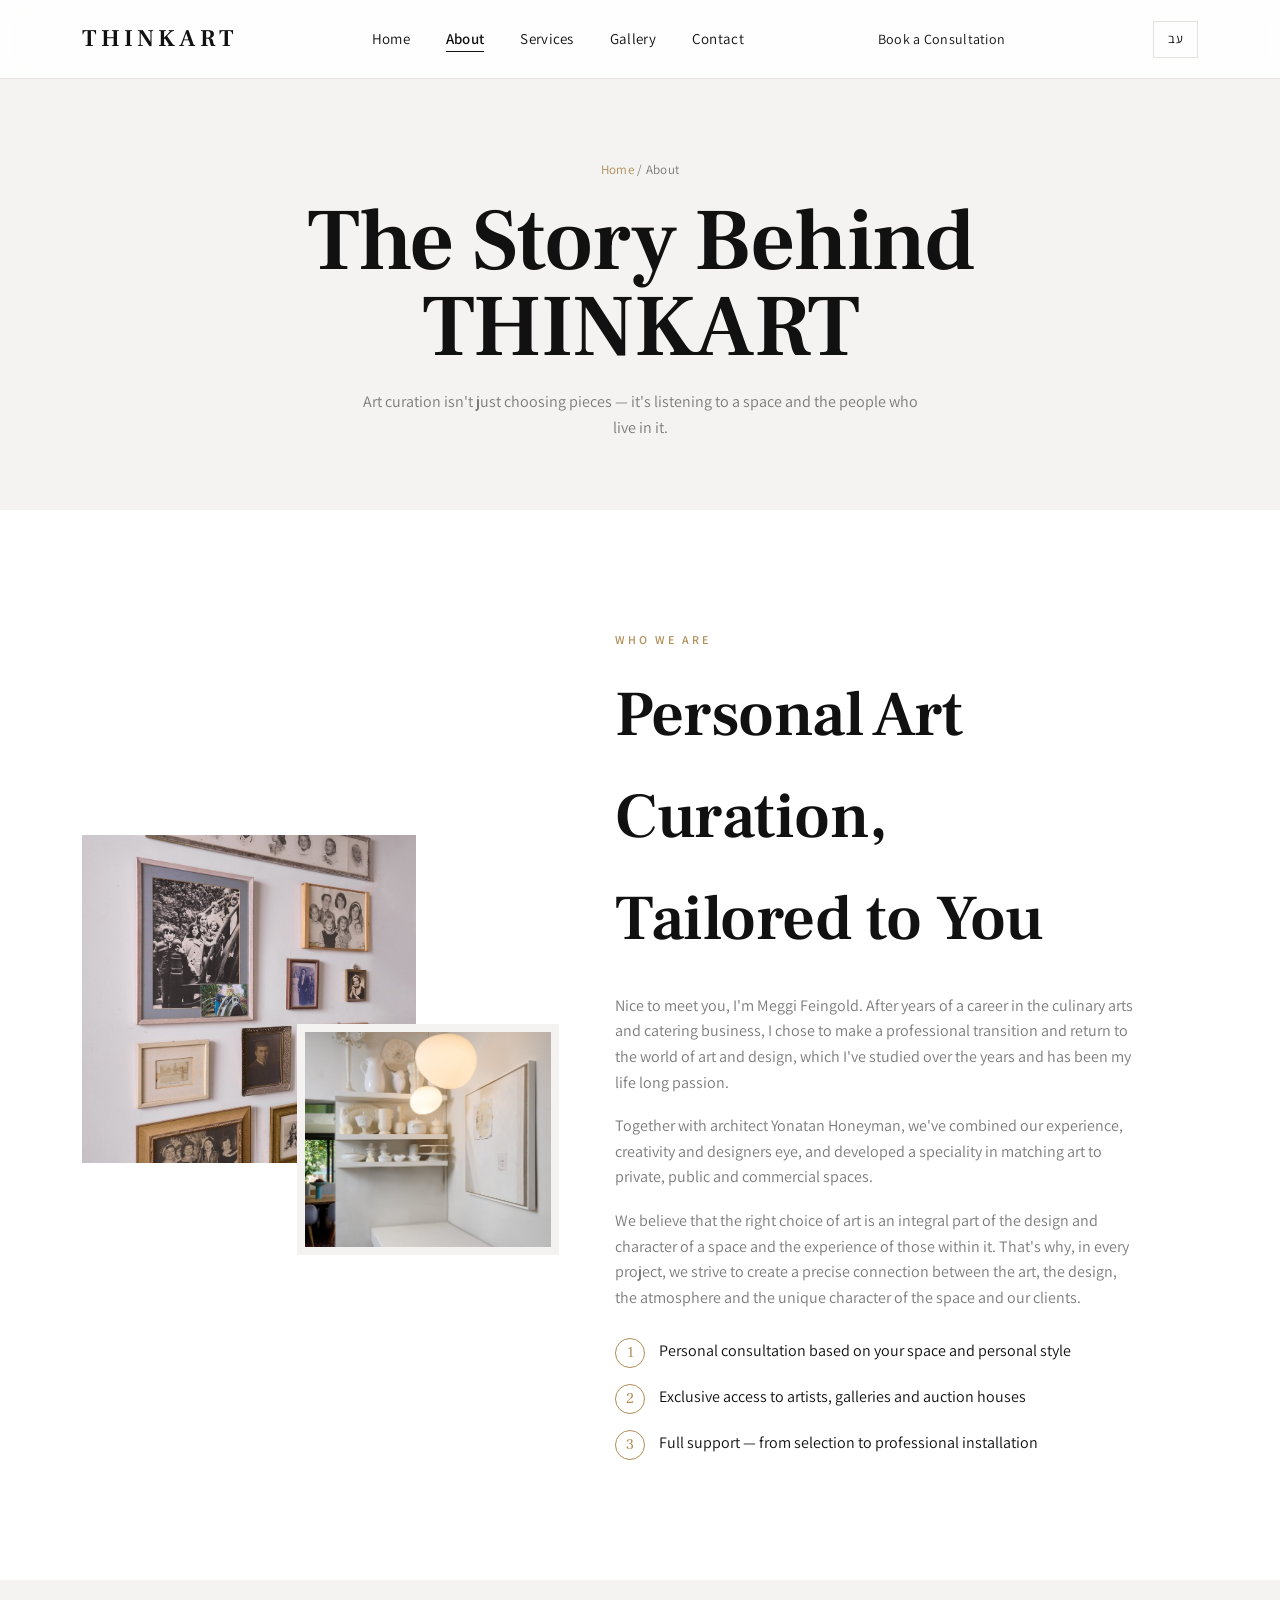
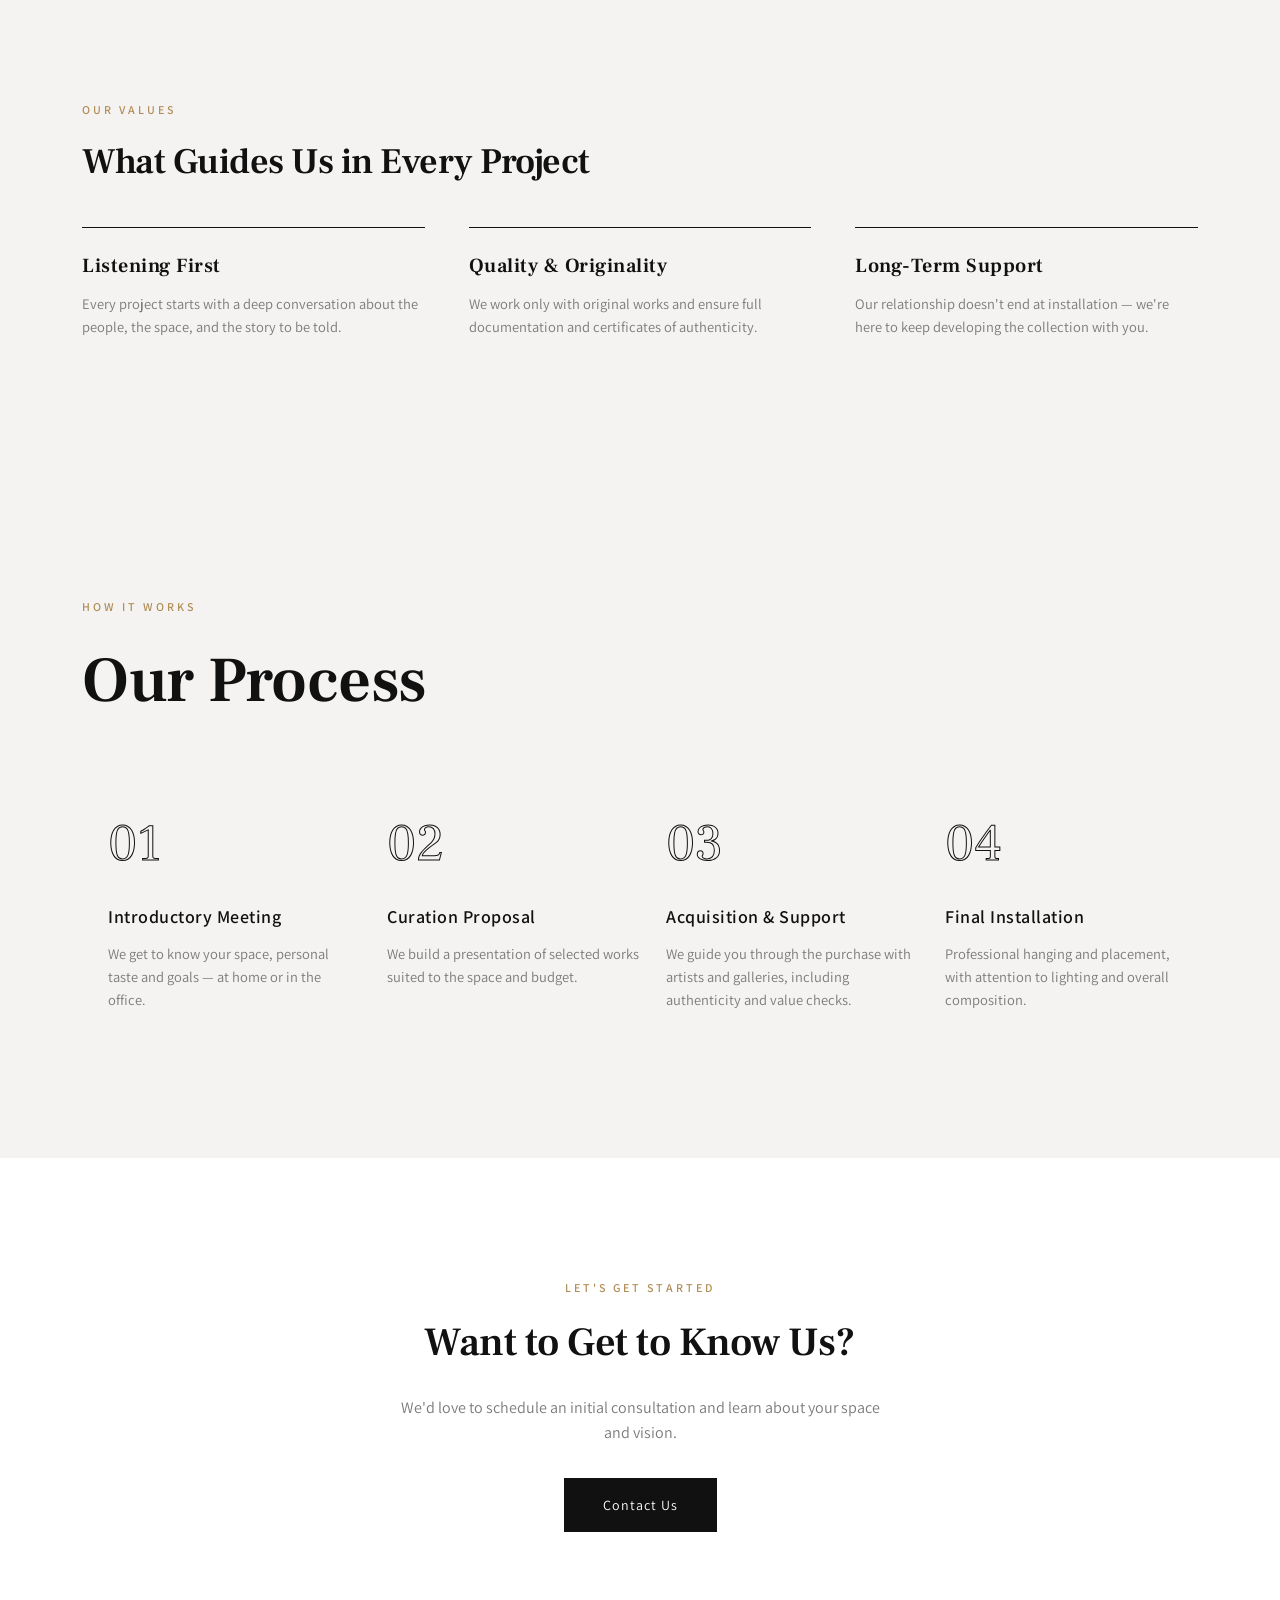
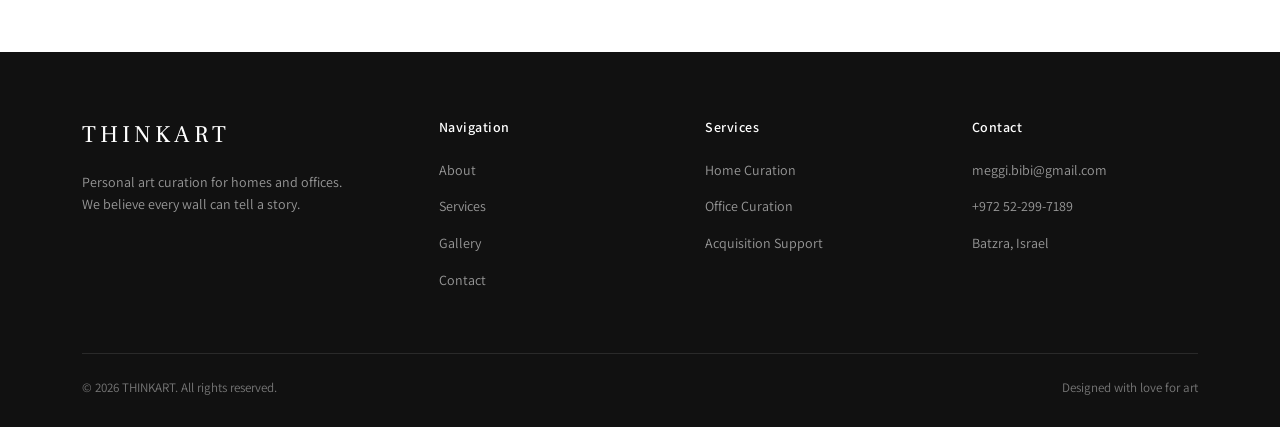
<file: about-en.html>
<!DOCTYPE html>
<html lang="en" dir="ltr">
<head>
<meta charset="UTF-8">
<meta name="viewport" content="width=device-width, initial-scale=1.0">
<title>About | THINKART</title>
<link rel="preconnect" href="https://fonts.googleapis.com">
<link href="https://fonts.googleapis.com/css2?family=Assistant:wght@300;400;500;600;700&family=Frank+Ruhl+Libre:wght@400;500;700&display=swap" rel="stylesheet">
<link rel="stylesheet" href="style-en.css">
</head>
<body>

<header>
  <div class="nav-wrap">
    <a href="index-en.html" class="logo">THINKART</a>
    <nav>
      <ul id="navList">
        <li><a href="index-en.html">Home</a></li>
        <li><a href="about-en.html" class="active">About</a></li>
        <li><a href="services-en.html">Services</a></li>
        <li><a href="gallery-en.html">Gallery</a></li>
        <li><a href="contact-en.html">Contact</a></li>
      </ul>
    </nav>
    <a href="contact-en.html" class="btn nav-cta">Book a Consultation</a>
    <a href="about.html" class="lang-toggle">עב</a>
    <button class="burger" id="burgerBtn" aria-label="Menu">☰</button>
  </div>
</header>

<section class="page-banner">
  <div class="container">
    <div class="breadcrumb"><a href="index-en.html">Home</a> / About</div>
    <h1>The Story Behind THINKART</h1>
    <p>Art curation isn't just choosing pieces — it's listening to a space and the people who live in it.</p>
  </div>
</section>

<section class="about on-white">
  <div class="container about-grid">
    <div class="about-imgs reveal">
      <div class="img1"><img src="images/gallery-06.jpg" alt="Family memory wall in a private home"></div>
      <div class="img2"><img src="images/gallery-08.jpg" alt="Ceramics and art corner in white tones"></div>
    </div>
    <div class="reveal">
      <span class="section-label">Who We Are</span>
      <h2>Personal Art Curation,<br>Tailored to You</h2>
      <p>Nice to meet you, I'm Meggi Feingold. After years of a career in the culinary arts and catering business, I chose to make a professional transition and return to the world of art and design, which I've studied over the years and has been my life long passion.</p>
      <p>Together with architect Yonatan Honeyman, we've combined our experience, creativity and designers eye, and developed a speciality in matching art to private, public and commercial spaces.</p>
      <p>We believe that the right choice of art is an integral part of the design and character of a space and the experience of those within it. That's why, in every project, we strive to create a precise connection between the art, the design, the atmosphere and the unique character of the space and our clients.</p>
      <div class="about-points">
        <div class="about-point"><span class="num">1</span><span>Personal consultation based on your space and personal style</span></div>
        <div class="about-point"><span class="num">2</span><span>Exclusive access to artists, galleries and auction houses</span></div>
        <div class="about-point"><span class="num">3</span><span>Full support — from selection to professional installation</span></div>
      </div>
    </div>
  </div>
</section>

<section class="about">
  <div class="container">
    <div class="reveal" style="max-width:640px;margin-bottom:20px;">
      <span class="section-label">Our Values</span>
      <h2 style="font-size:clamp(26px,4vw,36px);">What Guides Us in Every Project</h2>
    </div>
    <div class="values-grid">
      <div class="value-card reveal">
        <h3>Listening First</h3>
        <p>Every project starts with a deep conversation about the people, the space, and the story to be told.</p>
      </div>
      <div class="value-card reveal">
        <h3>Quality & Originality</h3>
        <p>We work only with original works and ensure full documentation and certificates of authenticity.</p>
      </div>
      <div class="value-card reveal">
        <h3>Long-Term Support</h3>
        <p>Our relationship doesn't end at installation — we're here to keep developing the collection with you.</p>
      </div>
    </div>
  </div>
</section>

<section class="process on-grey">
  <div class="container">
    <div class="process-head reveal">
      <span class="section-label">How It Works</span>
      <h2>Our Process</h2>
    </div>
    <div class="process-steps">
      <div class="process-step reveal">
        <span class="step-num">01</span>
        <h3>Introductory Meeting</h3>
        <p>We get to know your space, personal taste and goals — at home or in the office.</p>
      </div>
      <div class="process-step reveal">
        <span class="step-num">02</span>
        <h3>Curation Proposal</h3>
        <p>We build a presentation of selected works suited to the space and budget.</p>
      </div>
      <div class="process-step reveal">
        <span class="step-num">03</span>
        <h3>Acquisition & Support</h3>
        <p>We guide you through the purchase with artists and galleries, including authenticity and value checks.</p>
      </div>
      <div class="process-step reveal">
        <span class="step-num">04</span>
        <h3>Final Installation</h3>
        <p>Professional hanging and placement, with attention to lighting and overall composition.</p>
      </div>
    </div>
  </div>
</section>

<section class="contact">
  <div class="container" style="text-align:center;">
    <div class="reveal">
      <span class="section-label">Let's Get Started</span>
      <h2 style="font-size:clamp(28px,4vw,40px);margin-bottom:20px;">Want to Get to Know Us?</h2>
      <p style="color:var(--grey);max-width:480px;margin:0 auto 32px;">We'd love to schedule an initial consultation and learn about your space and vision.</p>
      <a href="contact-en.html" class="btn btn-solid">Contact Us</a>
    </div>
  </div>
</section>

<footer>
  <div class="container">
    <div class="footer-grid">
      <div>
        <div class="footer-logo">THINKART</div>
        <p>Personal art curation for homes and offices. We believe every wall can tell a story.</p>
      </div>
      <div class="footer-col">
        <h4>Navigation</h4>
        <ul>
          <li><a href="about-en.html">About</a></li>
          <li><a href="services-en.html">Services</a></li>
          <li><a href="gallery-en.html">Gallery</a></li>
          <li><a href="contact-en.html">Contact</a></li>
        </ul>
      </div>
      <div class="footer-col">
        <h4>Services</h4>
        <ul>
          <li><a href="services-en.html">Home Curation</a></li>
          <li><a href="services-en.html">Office Curation</a></li>
          <li><a href="services-en.html">Acquisition Support</a></li>
        </ul>
      </div>
      <div class="footer-col">
        <h4>Contact</h4>
        <ul>
          <li><a href="#">meggi.bibi@gmail.com</a></li>
          <li><a href="#">+972 52-299-7189</a></li>
          <li><a href="#">Batzra, Israel</a></li>
        </ul>
      </div>
    </div>
    <div class="footer-bottom">
      <span>© 2026 THINKART. All rights reserved.</span>
      <span>Designed with love for art</span>
    </div>
  </div>
</footer>

<script src="script.js"></script>
</body>
</html>
</file>
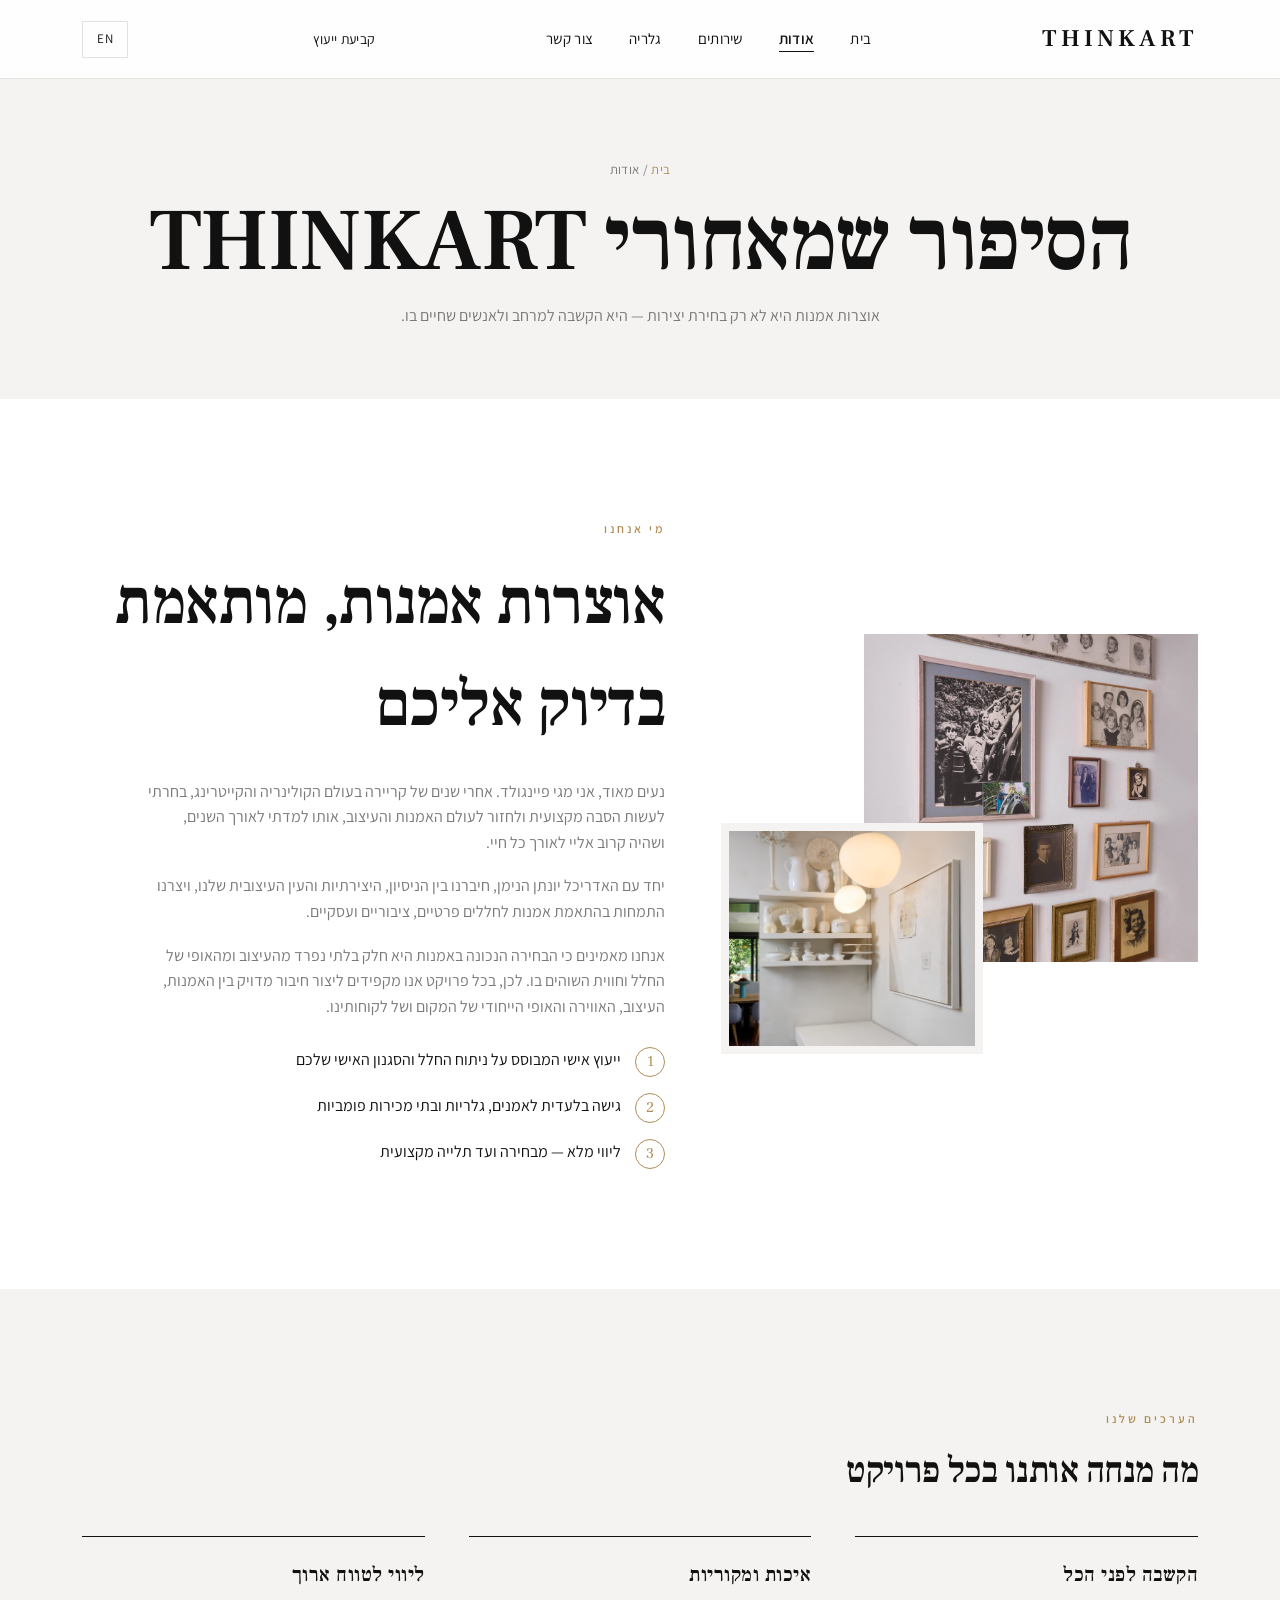
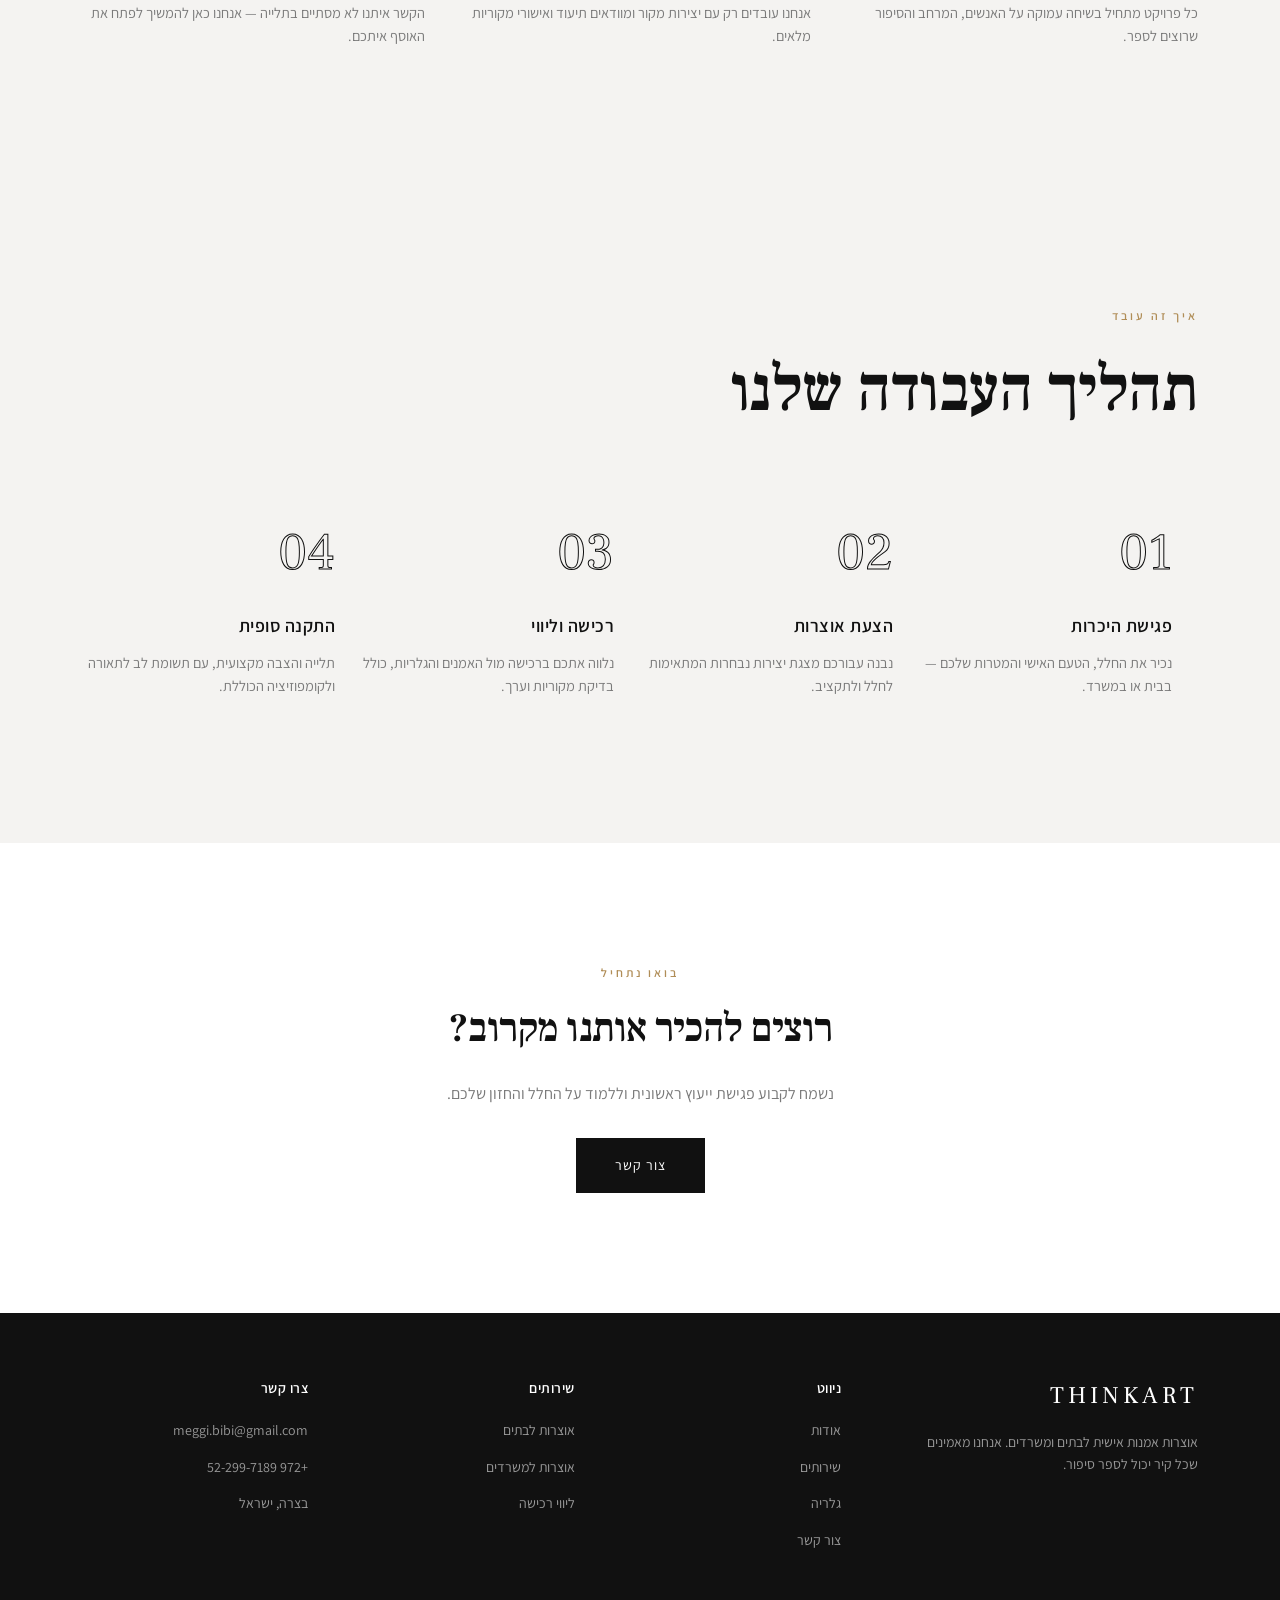
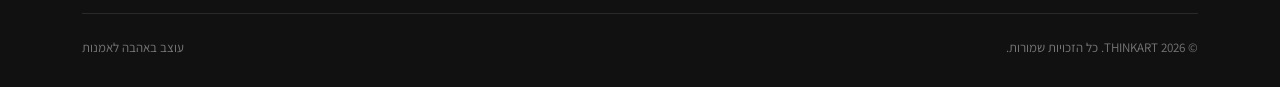
<file: about.html>
<!DOCTYPE html>
<html lang="he" dir="rtl">
<head>
<meta charset="UTF-8">
<meta name="viewport" content="width=device-width, initial-scale=1.0">
<title>אודות | THINKART</title>
<link rel="preconnect" href="https://fonts.googleapis.com">
<link href="https://fonts.googleapis.com/css2?family=Assistant:wght@300;400;500;600;700&family=Frank+Ruhl+Libre:wght@400;500;700&display=swap" rel="stylesheet">
<link rel="stylesheet" href="style.css">
</head>
<body>

<header>
  <div class="nav-wrap">
    <a href="index.html" class="logo">THINKART</a>
    <nav>
      <ul id="navList">
        <li><a href="index.html">בית</a></li>
        <li><a href="about.html" class="active">אודות</a></li>
        <li><a href="services.html">שירותים</a></li>
        <li><a href="gallery.html">גלריה</a></li>
        <li><a href="contact.html">צור קשר</a></li>
      </ul>
    </nav>
    <a href="contact.html" class="btn nav-cta">קביעת ייעוץ</a>
    <a href="about-en.html" class="lang-toggle">EN</a>
    <button class="burger" id="burgerBtn" aria-label="תפריט">☰</button>
  </div>
</header>

<section class="page-banner">
  <div class="container">
    <div class="breadcrumb"><a href="index.html">בית</a> / אודות</div>
    <h1>הסיפור שמאחורי THINKART</h1>
    <p>אוצרות אמנות היא לא רק בחירת יצירות — היא הקשבה למרחב ולאנשים שחיים בו.</p>
  </div>
</section>

<section class="about on-white">
  <div class="container about-grid">
    <div class="about-imgs reveal">
      <div class="img1"><img src="images/gallery-06.jpg" alt="קיר זיכרון משפחתי בבית פרטי"></div>
      <div class="img2"><img src="images/gallery-08.jpg" alt="פינת קרמיקה ואמנות בגווני לבן"></div>
    </div>
    <div class="reveal">
      <span class="section-label">מי אנחנו</span>
      <h2>אוצרות אמנות, מותאמת<br>בדיוק אליכם</h2>
      <p>נעים מאוד, אני מגי פיינגולד. אחרי שנים של קריירה בעולם הקולינריה והקייטרינג, בחרתי לעשות הסבה מקצועית ולחזור לעולם האמנות והעיצוב, אותו למדתי לאורך השנים, ושהיה קרוב אליי לאורך כל חיי.</p>
      <p>יחד עם האדריכל יונתן הנימן, חיברנו בין הניסיון, היצירתיות והעין העיצובית שלנו, ויצרנו התמחות בהתאמת אמנות לחללים פרטיים, ציבוריים ועסקיים.</p>
      <p>אנחנו מאמינים כי הבחירה הנכונה באמנות היא חלק בלתי נפרד מהעיצוב ומהאופי של החלל וחווית השוהים בו. לכן, בכל פרויקט אנו מקפידים ליצור חיבור מדויק בין האמנות, העיצוב, האווירה והאופי הייחודי של המקום ושל לקוחותינו.</p>
      <div class="about-points">
        <div class="about-point"><span class="num">1</span><span>ייעוץ אישי המבוסס על ניתוח החלל והסגנון האישי שלכם</span></div>
        <div class="about-point"><span class="num">2</span><span>גישה בלעדית לאמנים, גלריות ובתי מכירות פומביות</span></div>
        <div class="about-point"><span class="num">3</span><span>ליווי מלא — מבחירה ועד תלייה מקצועית</span></div>
      </div>
    </div>
  </div>
</section>

<section class="about">
  <div class="container">
    <div class="reveal" style="max-width:640px;margin-bottom:20px;">
      <span class="section-label">הערכים שלנו</span>
      <h2 style="font-size:clamp(26px,4vw,36px);">מה מנחה אותנו בכל פרויקט</h2>
    </div>
    <div class="values-grid">
      <div class="value-card reveal">
        <h3>הקשבה לפני הכל</h3>
        <p>כל פרויקט מתחיל בשיחה עמוקה על האנשים, המרחב והסיפור שרוצים לספר.</p>
      </div>
      <div class="value-card reveal">
        <h3>איכות ומקוריות</h3>
        <p>אנחנו עובדים רק עם יצירות מקור ומוודאים תיעוד ואישורי מקוריות מלאים.</p>
      </div>
      <div class="value-card reveal">
        <h3>ליווי לטווח ארוך</h3>
        <p>הקשר איתנו לא מסתיים בתלייה — אנחנו כאן להמשיך לפתח את האוסף איתכם.</p>
      </div>
    </div>
  </div>
</section>

<section class="process on-grey">
  <div class="container">
    <div class="process-head reveal">
      <span class="section-label">איך זה עובד</span>
      <h2>תהליך העבודה שלנו</h2>
    </div>
    <div class="process-steps">
      <div class="process-step reveal">
        <span class="step-num">01</span>
        <h3>פגישת היכרות</h3>
        <p>נכיר את החלל, הטעם האישי והמטרות שלכם — בבית או במשרד.</p>
      </div>
      <div class="process-step reveal">
        <span class="step-num">02</span>
        <h3>הצעת אוצרות</h3>
        <p>נבנה עבורכם מצגת יצירות נבחרות המתאימות לחלל ולתקציב.</p>
      </div>
      <div class="process-step reveal">
        <span class="step-num">03</span>
        <h3>רכישה וליווי</h3>
        <p>נלווה אתכם ברכישה מול האמנים והגלריות, כולל בדיקת מקוריות וערך.</p>
      </div>
      <div class="process-step reveal">
        <span class="step-num">04</span>
        <h3>התקנה סופית</h3>
        <p>תלייה והצבה מקצועית, עם תשומת לב לתאורה ולקומפוזיציה הכוללת.</p>
      </div>
    </div>
  </div>
</section>

<section class="contact">
  <div class="container" style="text-align:center;">
    <div class="reveal">
      <span class="section-label">בואו נתחיל</span>
      <h2 style="font-size:clamp(28px,4vw,40px);margin-bottom:20px;">רוצים להכיר אותנו מקרוב?</h2>
      <p style="color:var(--grey);max-width:480px;margin:0 auto 32px;">נשמח לקבוע פגישת ייעוץ ראשונית וללמוד על החלל והחזון שלכם.</p>
      <a href="contact.html" class="btn btn-solid">צור קשר</a>
    </div>
  </div>
</section>

<footer>
  <div class="container">
    <div class="footer-grid">
      <div>
        <div class="footer-logo">THINKART</div>
        <p>אוצרות אמנות אישית לבתים ומשרדים. אנחנו מאמינים שכל קיר יכול לספר סיפור.</p>
      </div>
      <div class="footer-col">
        <h4>ניווט</h4>
        <ul>
          <li><a href="about.html">אודות</a></li>
          <li><a href="services.html">שירותים</a></li>
          <li><a href="gallery.html">גלריה</a></li>
          <li><a href="contact.html">צור קשר</a></li>
        </ul>
      </div>
      <div class="footer-col">
        <h4>שירותים</h4>
        <ul>
          <li><a href="services.html">אוצרות לבתים</a></li>
          <li><a href="services.html">אוצרות למשרדים</a></li>
          <li><a href="services.html">ליווי רכישה</a></li>
        </ul>
      </div>
      <div class="footer-col">
        <h4>צרו קשר</h4>
        <ul>
          <li><a href="#">meggi.bibi@gmail.com</a></li>
          <li><a href="#">+972 52-299-7189</a></li>
          <li><a href="#">בצרה, ישראל</a></li>
        </ul>
      </div>
    </div>
    <div class="footer-bottom">
      <span>© 2026 THINKART. כל הזכויות שמורות.</span>
      <span>עוצב באהבה לאמנות</span>
    </div>
  </div>
</footer>

<script src="script.js"></script>
</body>
</html>
</file>
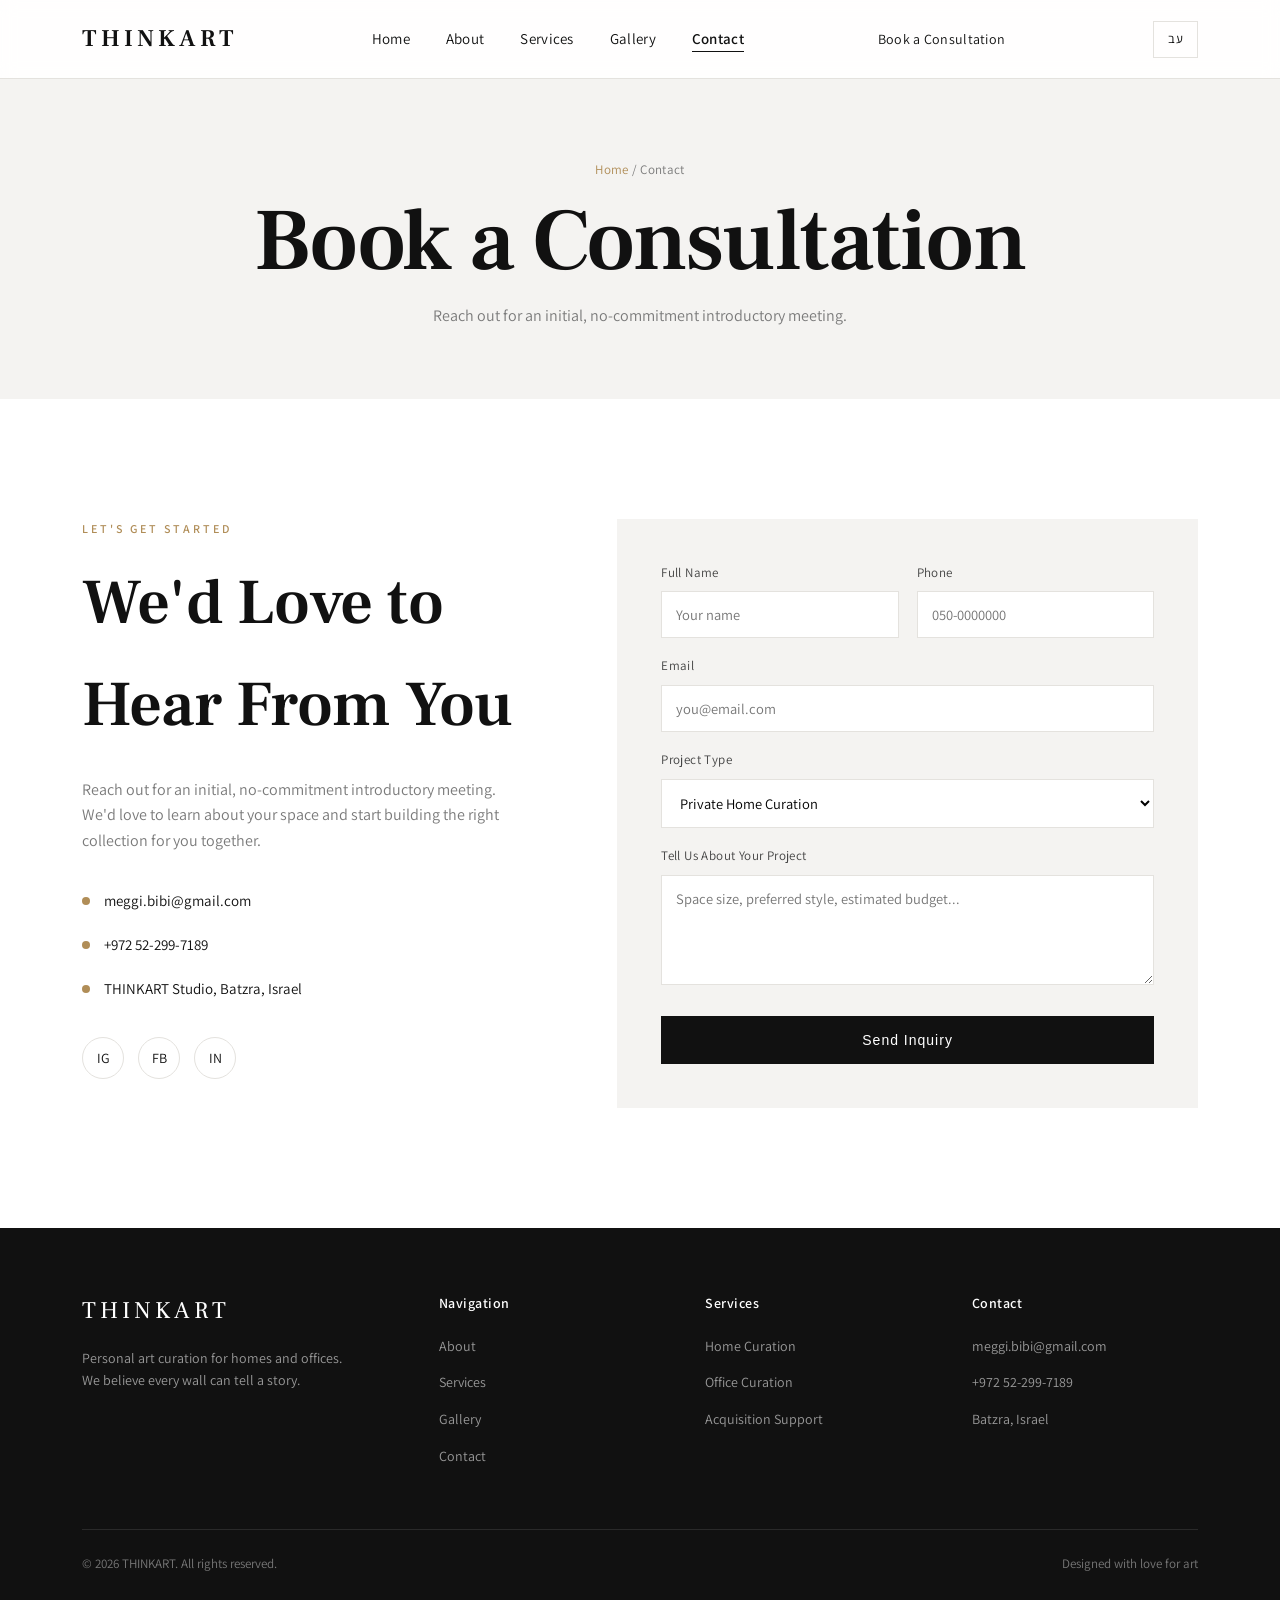
<file: contact-en.html>
<!DOCTYPE html>
<html lang="en" dir="ltr">
<head>
<meta charset="UTF-8">
<meta name="viewport" content="width=device-width, initial-scale=1.0">
<title>Contact | THINKART</title>
<link rel="preconnect" href="https://fonts.googleapis.com">
<link href="https://fonts.googleapis.com/css2?family=Assistant:wght@300;400;500;600;700&family=Frank+Ruhl+Libre:wght@400;500;700&display=swap" rel="stylesheet">
<link rel="stylesheet" href="style-en.css">
</head>
<body>

<header>
  <div class="nav-wrap">
    <a href="index-en.html" class="logo">THINKART</a>
    <nav>
      <ul id="navList">
        <li><a href="index-en.html">Home</a></li>
        <li><a href="about-en.html">About</a></li>
        <li><a href="services-en.html">Services</a></li>
        <li><a href="gallery-en.html">Gallery</a></li>
        <li><a href="contact-en.html" class="active">Contact</a></li>
      </ul>
    </nav>
    <a href="contact-en.html" class="btn nav-cta">Book a Consultation</a>
    <a href="contact.html" class="lang-toggle">עב</a>
    <button class="burger" id="burgerBtn" aria-label="Menu">☰</button>
  </div>
</header>

<section class="page-banner">
  <div class="container">
    <div class="breadcrumb"><a href="index-en.html">Home</a> / Contact</div>
    <h1>Book a Consultation</h1>
    <p>Reach out for an initial, no-commitment introductory meeting.</p>
  </div>
</section>

<section class="contact">
  <div class="container contact-grid">
    <div class="contact-info reveal">
      <span class="section-label">Let's Get Started</span>
      <h2>We'd Love to Hear From You</h2>
      <p>Reach out for an initial, no-commitment introductory meeting. We'd love to learn about your space and start building the right collection for you together.</p>
      <div class="contact-detail"><span class="dot"></span><span>meggi.bibi@gmail.com</span></div>
      <div class="contact-detail"><span class="dot"></span><span>+972 52-299-7189</span></div>
      <div class="contact-detail"><span class="dot"></span><span>THINKART Studio, Batzra, Israel</span></div>
      <div class="contact-social">
        <a href="#" aria-label="Instagram">IG</a>
        <a href="#" aria-label="Facebook">FB</a>
        <a href="#" aria-label="LinkedIn">IN</a>
      </div>
    </div>
    <form class="reveal" action="https://formsubmit.co/meggi.bibi@gmail.com" method="POST">
      <input type="hidden" name="_subject" value="New inquiry from THINKART website">
      <input type="hidden" name="_captcha" value="false">
      <input type="hidden" name="_next" value="https://www.wethinkart.com/contact-en.html">
      <input type="text" name="_honey" style="display:none">
      <div class="form-row">
        <div>
          <label for="name">Full Name</label>
          <input type="text" id="name" name="name" required placeholder="Your name">
        </div>
        <div>
          <label for="phone">Phone</label>
          <input type="tel" id="phone" name="phone" required placeholder="050-0000000">
        </div>
      </div>
      <div class="full">
        <label for="email">Email</label>
        <input type="email" id="email" name="email" required placeholder="you@email.com">
      </div>
      <div class="full">
        <label for="type">Project Type</label>
        <select id="type" name="project_type">
          <option>Private Home Curation</option>
          <option>Office Curation</option>
          <option>Acquisition Support</option>
          <option>Other</option>
        </select>
      </div>
      <div class="full">
        <label for="msg">Tell Us About Your Project</label>
        <textarea id="msg" name="message" placeholder="Space size, preferred style, estimated budget..."></textarea>
      </div>
      <button type="submit" class="btn btn-solid">Send Inquiry</button>
    </form>
  </div>
</section>


<footer>
  <div class="container">
    <div class="footer-grid">
      <div>
        <div class="footer-logo">THINKART</div>
        <p>Personal art curation for homes and offices. We believe every wall can tell a story.</p>
      </div>
      <div class="footer-col">
        <h4>Navigation</h4>
        <ul>
          <li><a href="about-en.html">About</a></li>
          <li><a href="services-en.html">Services</a></li>
          <li><a href="gallery-en.html">Gallery</a></li>
          <li><a href="contact-en.html">Contact</a></li>
        </ul>
      </div>
      <div class="footer-col">
        <h4>Services</h4>
        <ul>
          <li><a href="services-en.html">Home Curation</a></li>
          <li><a href="services-en.html">Office Curation</a></li>
          <li><a href="services-en.html">Acquisition Support</a></li>
        </ul>
      </div>
      <div class="footer-col">
        <h4>Contact</h4>
        <ul>
          <li><a href="#">meggi.bibi@gmail.com</a></li>
          <li><a href="#">+972 52-299-7189</a></li>
          <li><a href="#">Batzra, Israel</a></li>
        </ul>
      </div>
    </div>
    <div class="footer-bottom">
      <span>© 2026 THINKART. All rights reserved.</span>
      <span>Designed with love for art</span>
    </div>
  </div>
</footer>

<script src="script.js"></script>
</body>
</html>
</file>
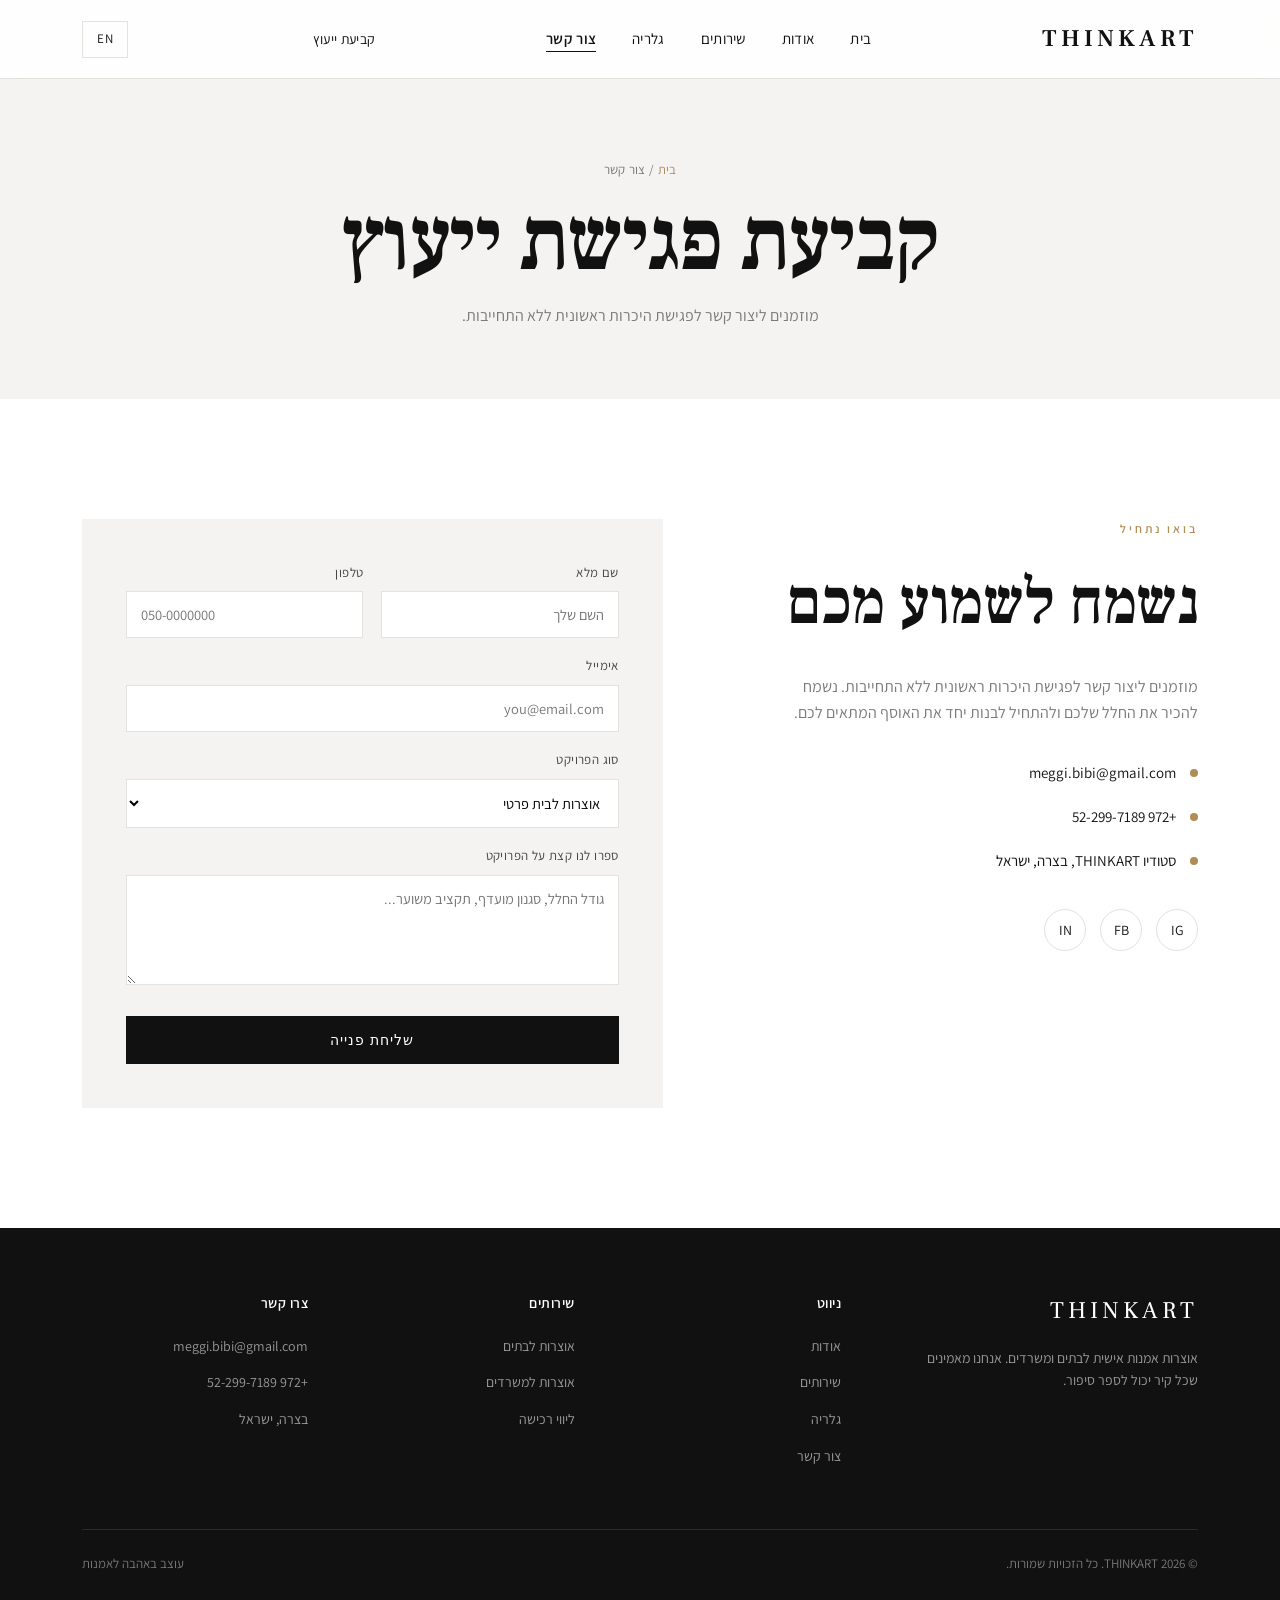
<file: contact.html>
<!DOCTYPE html>
<html lang="he" dir="rtl">
<head>
<meta charset="UTF-8">
<meta name="viewport" content="width=device-width, initial-scale=1.0">
<title>צור קשר | THINKART</title>
<link rel="preconnect" href="https://fonts.googleapis.com">
<link href="https://fonts.googleapis.com/css2?family=Assistant:wght@300;400;500;600;700&family=Frank+Ruhl+Libre:wght@400;500;700&display=swap" rel="stylesheet">
<link rel="stylesheet" href="style.css">
</head>
<body>

<header>
  <div class="nav-wrap">
    <a href="index.html" class="logo">THINKART</a>
    <nav>
      <ul id="navList">
        <li><a href="index.html">בית</a></li>
        <li><a href="about.html">אודות</a></li>
        <li><a href="services.html">שירותים</a></li>
        <li><a href="gallery.html">גלריה</a></li>
        <li><a href="contact.html" class="active">צור קשר</a></li>
      </ul>
    </nav>
    <a href="contact.html" class="btn nav-cta">קביעת ייעוץ</a>
    <a href="contact-en.html" class="lang-toggle">EN</a>
    <button class="burger" id="burgerBtn" aria-label="תפריט">☰</button>
  </div>
</header>

<section class="page-banner">
  <div class="container">
    <div class="breadcrumb"><a href="index.html">בית</a> / צור קשר</div>
    <h1>קביעת פגישת ייעוץ</h1>
    <p>מוזמנים ליצור קשר לפגישת היכרות ראשונית ללא התחייבות.</p>
  </div>
</section>


<section class="contact">
  <div class="container contact-grid">
    <div class="contact-info reveal">
      <span class="section-label">בואו נתחיל</span>
      <h2>נשמח לשמוע מכם</h2>
      <p>מוזמנים ליצור קשר לפגישת היכרות ראשונית ללא התחייבות. נשמח להכיר את החלל שלכם ולהתחיל לבנות יחד את האוסף המתאים לכם.</p>
      <div class="contact-detail"><span class="dot"></span><span>meggi.bibi@gmail.com</span></div>
      <div class="contact-detail"><span class="dot"></span><span>+972 52-299-7189</span></div>
      <div class="contact-detail"><span class="dot"></span><span>סטודיו THINKART, בצרה, ישראל</span></div>
      <div class="contact-social">
        <a href="#" aria-label="אינסטגרם">IG</a>
        <a href="#" aria-label="פייסבוק">FB</a>
        <a href="#" aria-label="לינקדאין">IN</a>
      </div>
    </div>
    <form class="reveal" action="https://formsubmit.co/meggi.bibi@gmail.com" method="POST">
      <input type="hidden" name="_subject" value="פנייה חדשה מאתר THINKART">
      <input type="hidden" name="_captcha" value="false">
      <input type="hidden" name="_next" value="https://www.wethinkart.com/contact.html">
      <input type="text" name="_honey" style="display:none">
      <div class="form-row">
        <div>
          <label for="name">שם מלא</label>
          <input type="text" id="name" name="name" required placeholder="השם שלך">
        </div>
        <div>
          <label for="phone">טלפון</label>
          <input type="tel" id="phone" name="phone" required placeholder="050-0000000">
        </div>
      </div>
      <div class="full">
        <label for="email">אימייל</label>
        <input type="email" id="email" name="email" required placeholder="you@email.com">
      </div>
      <div class="full">
        <label for="type">סוג הפרויקט</label>
        <select id="type" name="project_type">
          <option>אוצרות לבית פרטי</option>
          <option>אוצרות למשרד</option>
          <option>ליווי רכישה</option>
          <option>אחר</option>
        </select>
      </div>
      <div class="full">
        <label for="msg">ספרו לנו קצת על הפרויקט</label>
        <textarea id="msg" name="message" placeholder="גודל החלל, סגנון מועדף, תקציב משוער..."></textarea>
      </div>
      <button type="submit" class="btn btn-solid">שליחת פנייה</button>
    </form>
  </div>
</section>


<footer>
  <div class="container">
    <div class="footer-grid">
      <div>
        <div class="footer-logo">THINKART</div>
        <p>אוצרות אמנות אישית לבתים ומשרדים. אנחנו מאמינים שכל קיר יכול לספר סיפור.</p>
      </div>
      <div class="footer-col">
        <h4>ניווט</h4>
        <ul>
          <li><a href="about.html">אודות</a></li>
          <li><a href="services.html">שירותים</a></li>
          <li><a href="gallery.html">גלריה</a></li>
          <li><a href="contact.html">צור קשר</a></li>
        </ul>
      </div>
      <div class="footer-col">
        <h4>שירותים</h4>
        <ul>
          <li><a href="services.html">אוצרות לבתים</a></li>
          <li><a href="services.html">אוצרות למשרדים</a></li>
          <li><a href="services.html">ליווי רכישה</a></li>
        </ul>
      </div>
      <div class="footer-col">
        <h4>צרו קשר</h4>
        <ul>
          <li><a href="#">meggi.bibi@gmail.com</a></li>
          <li><a href="#">+972 52-299-7189</a></li>
          <li><a href="#">בצרה, ישראל</a></li>
        </ul>
      </div>
    </div>
    <div class="footer-bottom">
      <span>© 2026 THINKART. כל הזכויות שמורות.</span>
      <span>עוצב באהבה לאמנות</span>
    </div>
  </div>
</footer>

<script src="script.js"></script>
</body>
</html>
</file>
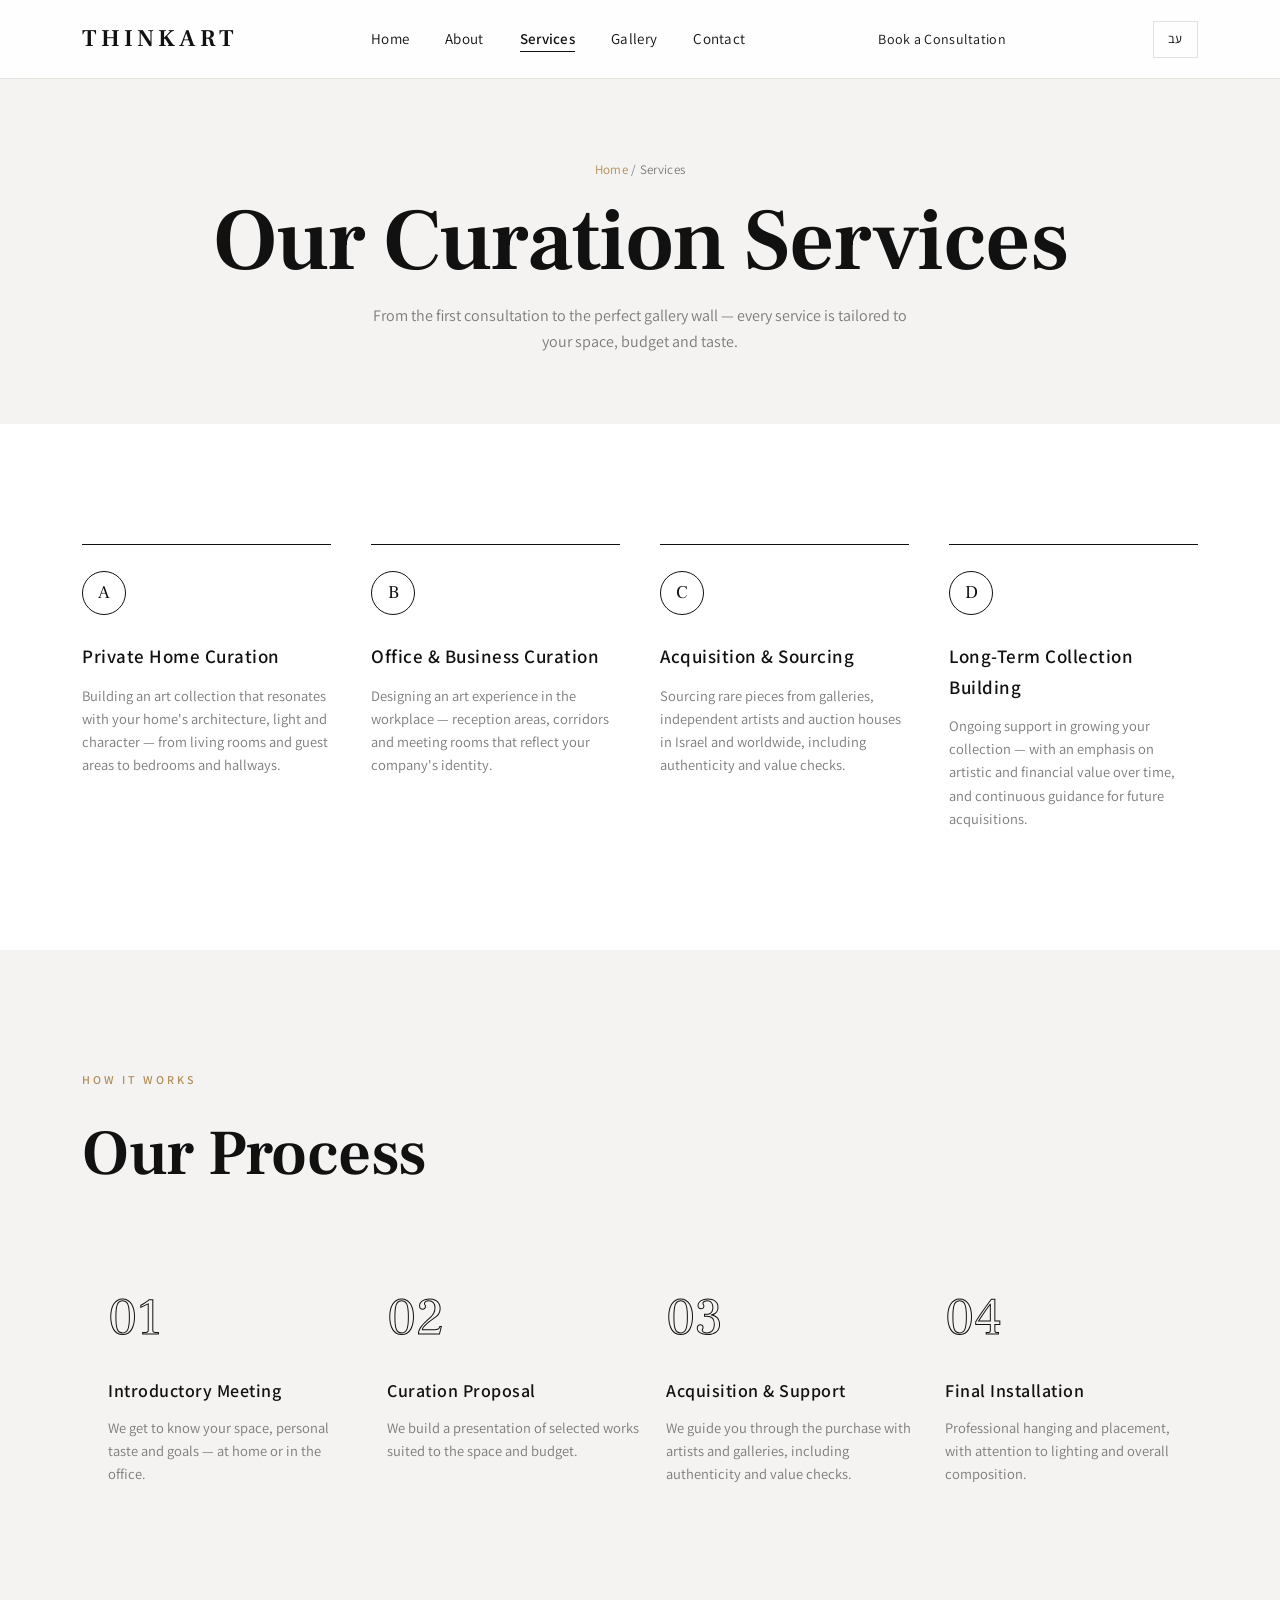
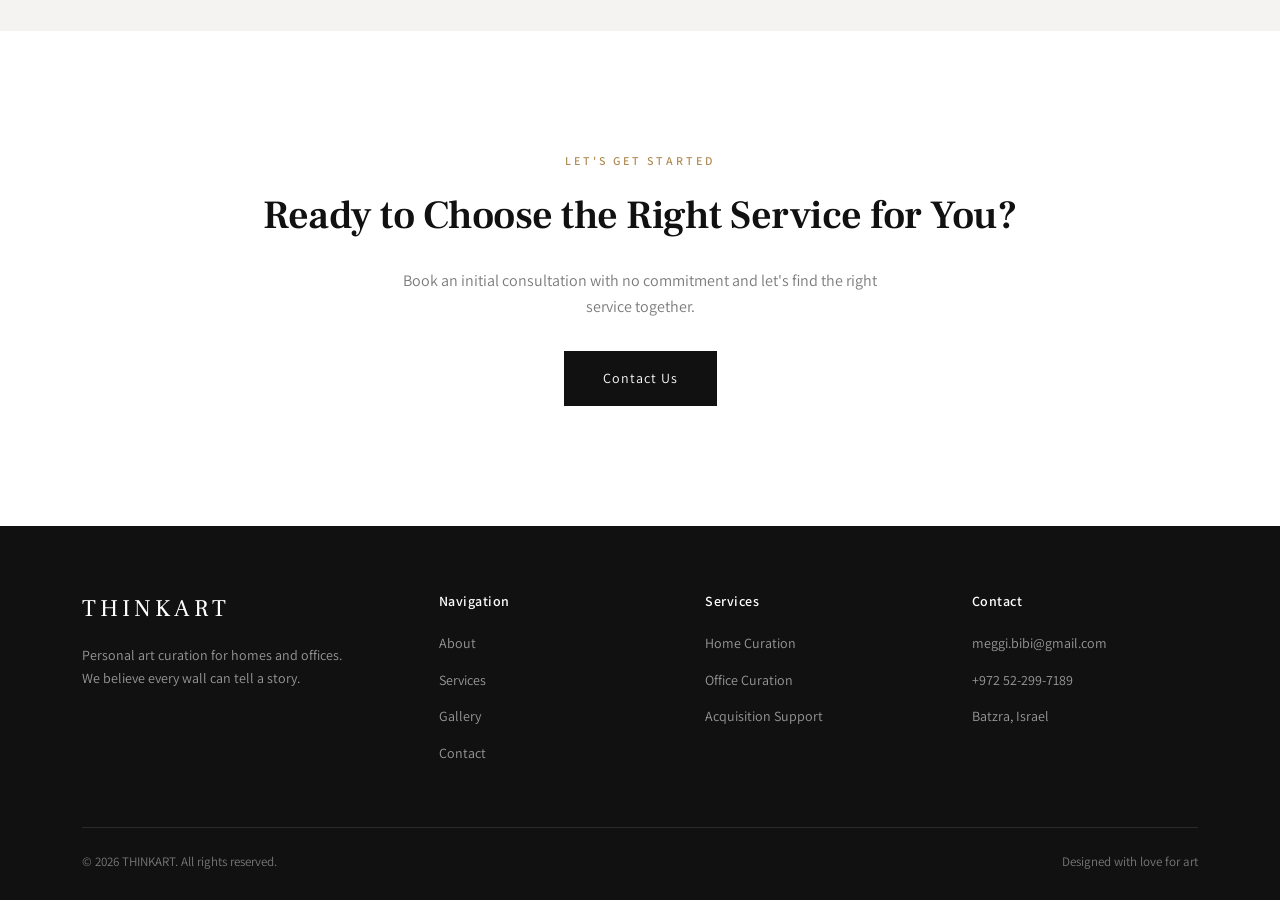
<file: services-en.html>
<!DOCTYPE html>
<html lang="en" dir="ltr">
<head>
<meta charset="UTF-8">
<meta name="viewport" content="width=device-width, initial-scale=1.0">
<title>Services | THINKART</title>
<link rel="preconnect" href="https://fonts.googleapis.com">
<link href="https://fonts.googleapis.com/css2?family=Assistant:wght@300;400;500;600;700&family=Frank+Ruhl+Libre:wght@400;500;700&display=swap" rel="stylesheet">
<link rel="stylesheet" href="style-en.css">
</head>
<body>

<header>
  <div class="nav-wrap">
    <a href="index-en.html" class="logo">THINKART</a>
    <nav>
      <ul id="navList">
        <li><a href="index-en.html">Home</a></li>
        <li><a href="about-en.html">About</a></li>
        <li><a href="services-en.html" class="active">Services</a></li>
        <li><a href="gallery-en.html">Gallery</a></li>
        <li><a href="contact-en.html">Contact</a></li>
      </ul>
    </nav>
    <a href="contact-en.html" class="btn nav-cta">Book a Consultation</a>
    <a href="services.html" class="lang-toggle">עב</a>
    <button class="burger" id="burgerBtn" aria-label="Menu">☰</button>
  </div>
</header>

<section class="page-banner">
  <div class="container">
    <div class="breadcrumb"><a href="index-en.html">Home</a> / Services</div>
    <h1>Our Curation Services</h1>
    <p>From the first consultation to the perfect gallery wall — every service is tailored to your space, budget and taste.</p>
  </div>
</section>


<section class="services">
  <div class="container">
    <div class="services-grid">
      <div class="service-card reveal">
        <div class="icon">A</div>
        <h3>Private Home Curation</h3>
        <p>Building an art collection that resonates with your home's architecture, light and character — from living rooms and guest areas to bedrooms and hallways.</p>
      </div>
      <div class="service-card reveal">
        <div class="icon">B</div>
        <h3>Office & Business Curation</h3>
        <p>Designing an art experience in the workplace — reception areas, corridors and meeting rooms that reflect your company's identity.</p>
      </div>
      <div class="service-card reveal">
        <div class="icon">C</div>
        <h3>Acquisition & Sourcing</h3>
        <p>Sourcing rare pieces from galleries, independent artists and auction houses in Israel and worldwide, including authenticity and value checks.</p>
      </div>
      <div class="service-card reveal">
        <div class="icon">D</div>
        <h3>Long-Term Collection Building</h3>
        <p>Ongoing support in growing your collection — with an emphasis on artistic and financial value over time, and continuous guidance for future acquisitions.</p>
      </div>
    </div>
  </div>
</section>

<section class="process on-grey" id="process">
  <div class="container">
    <div class="process-head reveal">
      <span class="section-label">How It Works</span>
      <h2>Our Process</h2>
    </div>
    <div class="process-steps">
      <div class="process-step reveal">
        <span class="step-num">01</span>
        <h3>Introductory Meeting</h3>
        <p>We get to know your space, personal taste and goals — at home or in the office.</p>
      </div>
      <div class="process-step reveal">
        <span class="step-num">02</span>
        <h3>Curation Proposal</h3>
        <p>We build a presentation of selected works suited to the space and budget.</p>
      </div>
      <div class="process-step reveal">
        <span class="step-num">03</span>
        <h3>Acquisition & Support</h3>
        <p>We guide you through the purchase with artists and galleries, including authenticity and value checks.</p>
      </div>
      <div class="process-step reveal">
        <span class="step-num">04</span>
        <h3>Final Installation</h3>
        <p>Professional hanging and placement, with attention to lighting and overall composition.</p>
      </div>
    </div>
  </div>
</section>

<section class="contact">
  <div class="container" style="text-align:center;">
    <div class="reveal">
      <span class="section-label">Let's Get Started</span>
      <h2 style="font-size:clamp(28px,4vw,40px);margin-bottom:20px;">Ready to Choose the Right Service for You?</h2>
      <p style="color:var(--grey);max-width:480px;margin:0 auto 32px;">Book an initial consultation with no commitment and let's find the right service together.</p>
      <a href="contact-en.html" class="btn btn-solid">Contact Us</a>
    </div>
  </div>
</section>

<footer>
  <div class="container">
    <div class="footer-grid">
      <div>
        <div class="footer-logo">THINKART</div>
        <p>Personal art curation for homes and offices. We believe every wall can tell a story.</p>
      </div>
      <div class="footer-col">
        <h4>Navigation</h4>
        <ul>
          <li><a href="about-en.html">About</a></li>
          <li><a href="services-en.html">Services</a></li>
          <li><a href="gallery-en.html">Gallery</a></li>
          <li><a href="contact-en.html">Contact</a></li>
        </ul>
      </div>
      <div class="footer-col">
        <h4>Services</h4>
        <ul>
          <li><a href="services-en.html">Home Curation</a></li>
          <li><a href="services-en.html">Office Curation</a></li>
          <li><a href="services-en.html">Acquisition Support</a></li>
        </ul>
      </div>
      <div class="footer-col">
        <h4>Contact</h4>
        <ul>
          <li><a href="#">meggi.bibi@gmail.com</a></li>
          <li><a href="#">+972 52-299-7189</a></li>
          <li><a href="#">Batzra, Israel</a></li>
        </ul>
      </div>
    </div>
    <div class="footer-bottom">
      <span>© 2026 THINKART. All rights reserved.</span>
      <span>Designed with love for art</span>
    </div>
  </div>
</footer>

<script src="script.js"></script>
</body>
</html>
</file>
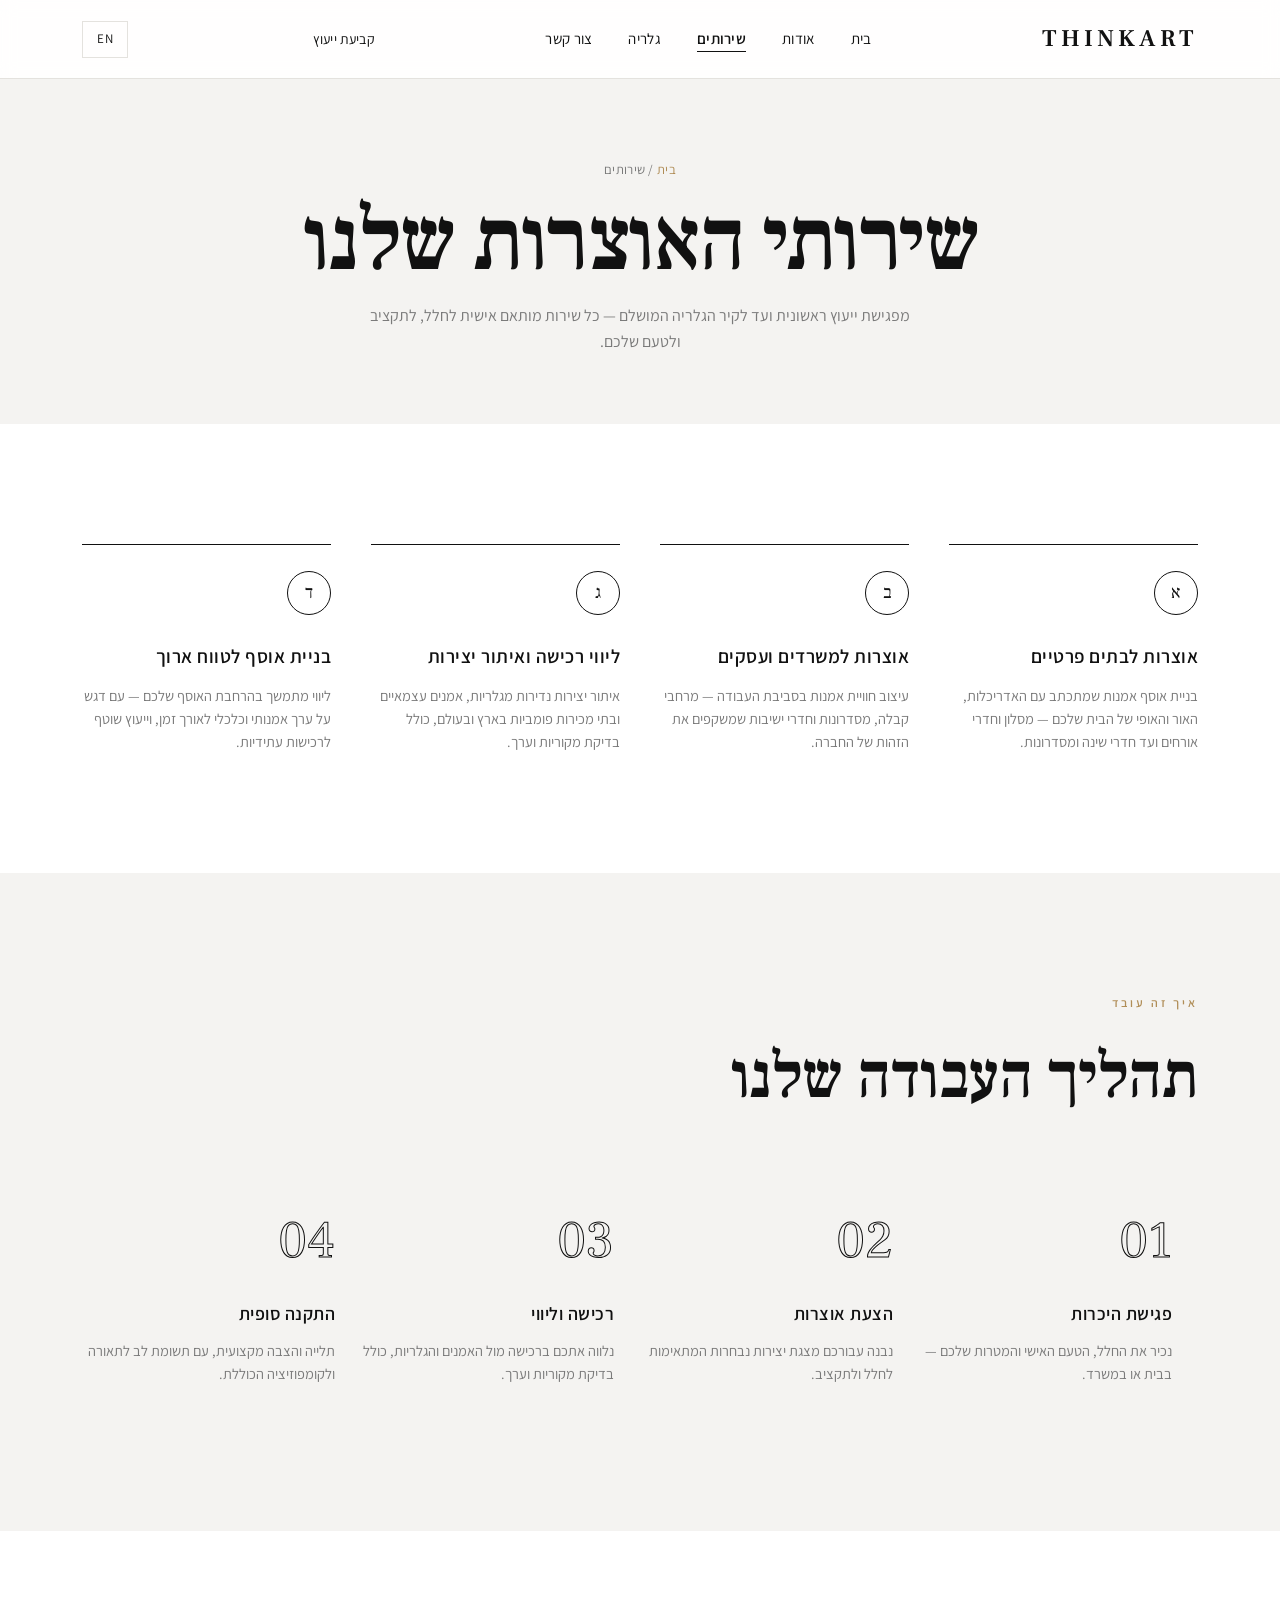
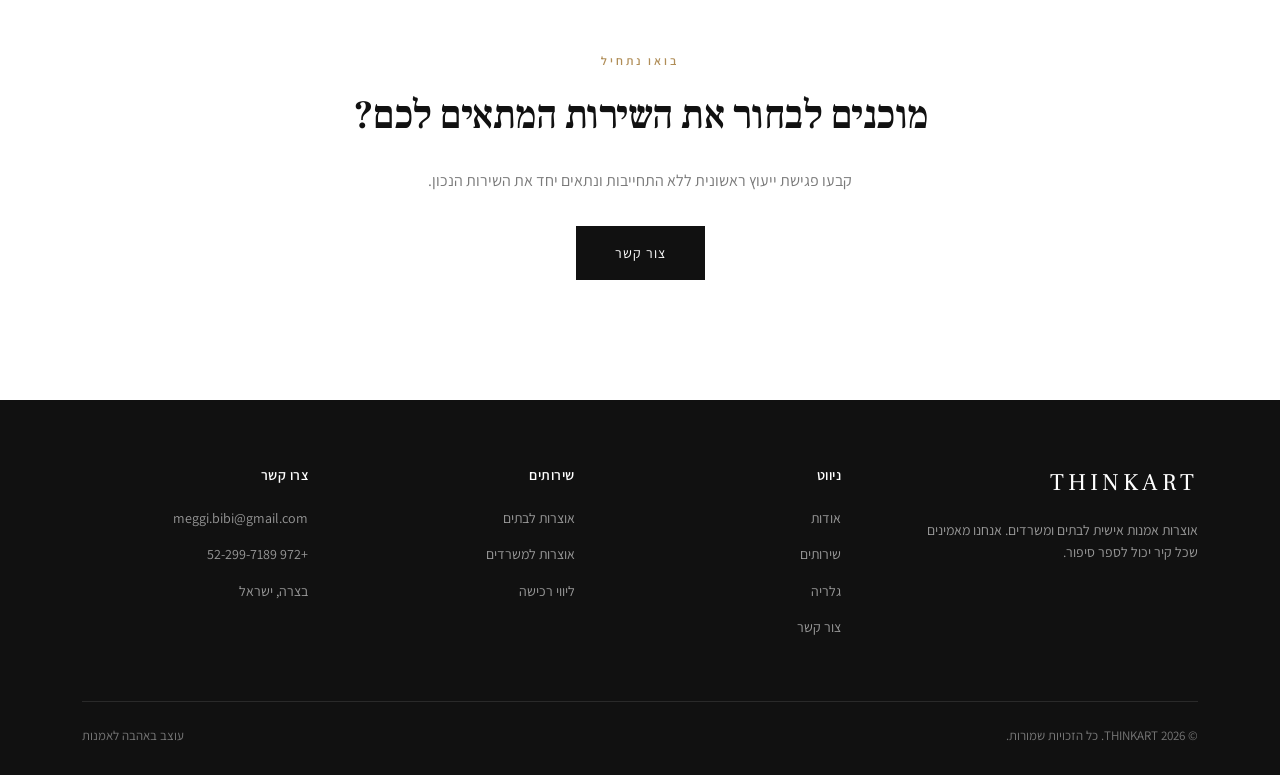
<file: services.html>
<!DOCTYPE html>
<html lang="he" dir="rtl">
<head>
<meta charset="UTF-8">
<meta name="viewport" content="width=device-width, initial-scale=1.0">
<title>שירותים | THINKART</title>
<link rel="preconnect" href="https://fonts.googleapis.com">
<link href="https://fonts.googleapis.com/css2?family=Assistant:wght@300;400;500;600;700&family=Frank+Ruhl+Libre:wght@400;500;700&display=swap" rel="stylesheet">
<link rel="stylesheet" href="style.css">
</head>
<body>

<header>
  <div class="nav-wrap">
    <a href="index.html" class="logo">THINKART</a>
    <nav>
      <ul id="navList">
        <li><a href="index.html">בית</a></li>
        <li><a href="about.html">אודות</a></li>
        <li><a href="services.html" class="active">שירותים</a></li>
        <li><a href="gallery.html">גלריה</a></li>
        <li><a href="contact.html">צור קשר</a></li>
      </ul>
    </nav>
    <a href="contact.html" class="btn nav-cta">קביעת ייעוץ</a>
    <a href="services-en.html" class="lang-toggle">EN</a>
    <button class="burger" id="burgerBtn" aria-label="תפריט">☰</button>
  </div>
</header>

<section class="page-banner">
  <div class="container">
    <div class="breadcrumb"><a href="index.html">בית</a> / שירותים</div>
    <h1>שירותי האוצרות שלנו</h1>
    <p>מפגישת ייעוץ ראשונית ועד לקיר הגלריה המושלם — כל שירות מותאם אישית לחלל, לתקציב ולטעם שלכם.</p>
  </div>
</section>


<section class="services">
  <div class="container">
    <div class="services-grid">
      <div class="service-card reveal">
        <div class="icon">א</div>
        <h3>אוצרות לבתים פרטיים</h3>
        <p>בניית אוסף אמנות שמתכתב עם האדריכלות, האור והאופי של הבית שלכם — מסלון וחדרי אורחים ועד חדרי שינה ומסדרונות.</p>
      </div>
      <div class="service-card reveal">
        <div class="icon">ב</div>
        <h3>אוצרות למשרדים ועסקים</h3>
        <p>עיצוב חוויית אמנות בסביבת העבודה — מרחבי קבלה, מסדרונות וחדרי ישיבות שמשקפים את הזהות של החברה.</p>
      </div>
      <div class="service-card reveal">
        <div class="icon">ג</div>
        <h3>ליווי רכישה ואיתור יצירות</h3>
        <p>איתור יצירות נדירות מגלריות, אמנים עצמאיים ובתי מכירות פומביות בארץ ובעולם, כולל בדיקת מקוריות וערך.</p>
      </div>
      <div class="service-card reveal">
        <div class="icon">ד</div>
        <h3>בניית אוסף לטווח ארוך</h3>
        <p>ליווי מתמשך בהרחבת האוסף שלכם — עם דגש על ערך אמנותי וכלכלי לאורך זמן, וייעוץ שוטף לרכישות עתידיות.</p>
      </div>
    </div>
  </div>
</section>

<section class="process on-grey" id="process">
  <div class="container">
    <div class="process-head reveal">
      <span class="section-label">איך זה עובד</span>
      <h2>תהליך העבודה שלנו</h2>
    </div>
    <div class="process-steps">
      <div class="process-step reveal">
        <span class="step-num">01</span>
        <h3>פגישת היכרות</h3>
        <p>נכיר את החלל, הטעם האישי והמטרות שלכם — בבית או במשרד.</p>
      </div>
      <div class="process-step reveal">
        <span class="step-num">02</span>
        <h3>הצעת אוצרות</h3>
        <p>נבנה עבורכם מצגת יצירות נבחרות המתאימות לחלל ולתקציב.</p>
      </div>
      <div class="process-step reveal">
        <span class="step-num">03</span>
        <h3>רכישה וליווי</h3>
        <p>נלווה אתכם ברכישה מול האמנים והגלריות, כולל בדיקת מקוריות וערך.</p>
      </div>
      <div class="process-step reveal">
        <span class="step-num">04</span>
        <h3>התקנה סופית</h3>
        <p>תלייה והצבה מקצועית, עם תשומת לב לתאורה ולקומפוזיציה הכוללת.</p>
      </div>
    </div>
  </div>
</section>

<section class="contact">
  <div class="container" style="text-align:center;">
    <div class="reveal">
      <span class="section-label">בואו נתחיל</span>
      <h2 style="font-size:clamp(28px,4vw,40px);margin-bottom:20px;">מוכנים לבחור את השירות המתאים לכם?</h2>
      <p style="color:var(--grey);max-width:480px;margin:0 auto 32px;">קבעו פגישת ייעוץ ראשונית ללא התחייבות ונתאים יחד את השירות הנכון.</p>
      <a href="contact.html" class="btn btn-solid">צור קשר</a>
    </div>
  </div>
</section>

<footer>
  <div class="container">
    <div class="footer-grid">
      <div>
        <div class="footer-logo">THINKART</div>
        <p>אוצרות אמנות אישית לבתים ומשרדים. אנחנו מאמינים שכל קיר יכול לספר סיפור.</p>
      </div>
      <div class="footer-col">
        <h4>ניווט</h4>
        <ul>
          <li><a href="about.html">אודות</a></li>
          <li><a href="services.html">שירותים</a></li>
          <li><a href="gallery.html">גלריה</a></li>
          <li><a href="contact.html">צור קשר</a></li>
        </ul>
      </div>
      <div class="footer-col">
        <h4>שירותים</h4>
        <ul>
          <li><a href="services.html">אוצרות לבתים</a></li>
          <li><a href="services.html">אוצרות למשרדים</a></li>
          <li><a href="services.html">ליווי רכישה</a></li>
        </ul>
      </div>
      <div class="footer-col">
        <h4>צרו קשר</h4>
        <ul>
          <li><a href="#">meggi.bibi@gmail.com</a></li>
          <li><a href="#">+972 52-299-7189</a></li>
          <li><a href="#">בצרה, ישראל</a></li>
        </ul>
      </div>
    </div>
    <div class="footer-bottom">
      <span>© 2026 THINKART. כל הזכויות שמורות.</span>
      <span>עוצב באהבה לאמנות</span>
    </div>
  </div>
</footer>

<script src="script.js"></script>
</body>
</html>
</file>
<file: style-en.css>
:root{
  --black:#111111;
  --white:#ffffff;
  --grey:#7a7a7a;
  --light-grey:#f4f3f1;
  --line:#e4e2de;
  --accent:#b08d57;
}
*{margin:0;padding:0;box-sizing:border-box;}
html{scroll-behavior:smooth;}
body{
  font-family:'Assistant', sans-serif;
  color:var(--black);
  background:var(--white);
  line-height:1.6;
  font-weight:400;
}
h1,h2,h3,.serif{
  font-family:'Frank Ruhl Libre', serif;
  font-weight:500;
  letter-spacing:.5px;
}
h1{letter-spacing:-1.5px;font-weight:600;}
h2{letter-spacing:-.5px;font-weight:600;}

/* Marquee ticker */
.marquee-wrap{
  overflow:hidden;
  background:var(--black);
  padding:20px 0;
  border-top:1px solid #2a2a2a;
  border-bottom:1px solid #2a2a2a;
}
.marquee{
  display:flex;width:max-content;white-space:nowrap;
  animation:marquee-scroll 26s linear infinite;
}
.marquee span{
  font-family:'Frank Ruhl Libre',serif;
  font-size:clamp(20px,3vw,30px);
  color:var(--white);
  padding:0 26px;
  display:inline-flex;align-items:center;gap:26px;
  font-weight:500;
}
.marquee span::after{content:'※';color:var(--accent);font-size:16px;}
@keyframes marquee-scroll{
  from{transform:translateX(0);}
  to{transform:translateX(-50%);}
}
@media(prefers-reduced-motion: reduce){.marquee{animation:none;}}
a{color:inherit;text-decoration:none;}
img{display:block;width:100%;height:100%;object-fit:cover;}
.container{max-width:1180px;margin:0 auto;padding:0 32px;}
.section-label{
  text-transform:uppercase;
  letter-spacing:3px;
  font-size:12px;
  color:var(--accent);
  font-weight:600;
  margin-bottom:14px;
  display:block;
}
.btn{
  display:inline-block;
  padding:15px 38px;
  border:1px solid var(--black);
  font-size:14px;
  letter-spacing:1px;
  transition:all .3s ease;
  cursor:pointer;
  background:transparent;
}
.btn:hover{background:var(--black);color:var(--white);}
.btn-solid{background:var(--black);color:var(--white);}
.btn-solid:hover{background:transparent;color:var(--black);}

/* Header */
header{
  position:fixed;top:0;right:0;left:0;
  background:rgba(255,255,255,.92);
  backdrop-filter:blur(8px);
  z-index:100;
  border-bottom:1px solid var(--line);
}
.nav-wrap{
  display:flex;align-items:center;justify-content:space-between;
  padding:20px 32px;
  max-width:1180px;margin:0 auto;
}
.logo{
  font-family:'Frank Ruhl Libre', serif;
  font-size:24px;
  letter-spacing:4px;
  font-weight:600;
}
nav ul{display:flex;gap:36px;list-style:none;}
nav a{font-size:15px;letter-spacing:.3px;position:relative;}
nav a::after{
  content:'';position:absolute;bottom:-4px;left:0;width:0;height:1px;
  background:var(--black);transition:width .3s;
}
nav a:hover::after,nav a.active::after{width:100%;}
nav a.active{font-weight:600;}
.nav-cta{display:none;border:none;padding:0;font-size:14px;letter-spacing:.3px;border-bottom:1px solid transparent;transition:border-color .2s;}
.nav-cta:hover{background:transparent;color:var(--black);border-bottom-color:var(--black);}
@media(min-width:900px){.nav-cta{display:inline-block;}}
.burger{display:none;font-size:26px;background:none;border:none;cursor:pointer;}
.lang-toggle{
  border:1px solid var(--line);
  padding:7px 14px;
  font-size:13px;
  letter-spacing:.5px;
  margin-inline-start:14px;
  transition:all .2s;
  flex-shrink:0;
}
.lang-toggle:hover{background:var(--black);color:var(--white);border-color:var(--black);}

/* Page header banner (for inner pages) */
.page-banner{
  padding:160px 0 70px;
  background:var(--light-grey);
  text-align:center;
}
.page-banner h1{font-size:clamp(44px,8vw,88px);line-height:.98;margin-bottom:18px;}
.page-banner p{color:var(--grey);max-width:560px;margin:0 auto;font-size:16px;}
.breadcrumb{font-size:13px;color:var(--grey);margin-bottom:18px;letter-spacing:.3px;}
.breadcrumb a{color:var(--accent);}

/* Minimal editorial hero (home page) */
.hero-minimal{
  min-height:100vh;
  display:flex;flex-direction:column;justify-content:space-between;
  padding:150px 0 50px;
  position:relative;
  background:var(--white);
}
.hero-min-label{font-size:12px;letter-spacing:3px;text-transform:uppercase;color:var(--grey);text-align:center;}
.hero-min-center{
  position:relative;flex:1;
  display:flex;align-items:center;justify-content:center;
  text-align:center;min-height:260px;
}
.scatter-words{position:absolute;inset:0;pointer-events:none;overflow:hidden;}
.scatter-words span{
  position:absolute;font-family:'Frank Ruhl Libre',serif;
  color:var(--line);font-size:22px;
}
.hero-min-title{
  position:relative;z-index:1;
  font-size:clamp(56px,13vw,190px);
  letter-spacing:2px;font-weight:500;
  color:var(--black);
}
.hero-min-tagline{
  text-align:center;color:var(--grey);font-size:16px;
  margin-top:6px;
}
.hero-min-bottom{
  display:flex;justify-content:center;align-items:flex-end;
  gap:24px;flex-wrap:wrap;margin-top:50px;
}
.hero-min-col{
  display:flex;flex-direction:column;gap:5px;
  font-size:11px;color:#c9c9c9;
  text-transform:uppercase;letter-spacing:.5px;line-height:1.9;
  min-width:140px;
}
.hero-min-cta{
  font-size:14px;letter-spacing:.3px;
  border-bottom:1px solid var(--black);
  padding-bottom:3px;white-space:nowrap;
}
@media(max-width:700px){
  .hero-min-col{display:none;}
  .hero-min-bottom{justify-content:center;}
}

/* Hero */
.hero{
  min-height:100vh;
  display:flex;flex-direction:column;
  padding-top:73px;
  background:var(--white);
  position:relative;
}
.hero-inner{flex:1;display:flex;align-items:center;}
.hero-grid{
  display:grid;grid-template-columns:1fr;gap:60px;
  align-items:center;width:100%;
}
@media(min-width:900px){.hero-grid{grid-template-columns:1.1fr .9fr;}}
.hero-text h1{
  font-size:clamp(42px,7.5vw,96px);
  line-height:.98;
  margin-bottom:28px;
}
.hero-text p{
  font-size:18px;
  color:var(--grey);
  max-width:480px;
  margin-bottom:36px;
}
.hero-cta{display:flex;gap:16px;flex-wrap:wrap;}
.hero-visual{
  position:relative;
  aspect-ratio:4/5;
  background:var(--light-grey);
  overflow:hidden;
}
.hero-visual img{transition:transform 8s ease;}
.hero-visual:hover img{transform:scale(1.06);}
.hero-visual::before{
  content:'';position:absolute;inset:18px;
  border:1px solid rgba(255,255,255,.6);
  z-index:2;pointer-events:none;
}
.hero-stats{
  display:flex;gap:48px;margin-top:56px;padding-top:36px;
  border-top:1px solid var(--line);
  max-width:520px;
}
.hero-stats div strong{font-family:'Frank Ruhl Libre',serif;font-size:28px;display:block;}
.hero-stats div span{font-size:13px;color:var(--grey);letter-spacing:.3px;}

/* About */
.about{padding:120px 0;background:var(--light-grey);}
.about-grid{display:grid;grid-template-columns:1fr;gap:56px;align-items:center;}
@media(min-width:900px){.about-grid{grid-template-columns:.9fr 1.1fr;}}
.about-imgs{position:relative;height:420px;}
.about-imgs .img1{position:absolute;top:0;left:0;width:70%;height:78%;overflow:hidden;}
.about-imgs .img2{position:absolute;bottom:0;right:0;width:55%;height:55%;overflow:hidden;border:8px solid var(--light-grey);}
.about h2{font-size:clamp(32px,5.5vw,64px);margin-bottom:22px;}
.about p{color:var(--grey);font-size:16px;margin-bottom:18px;max-width:520px;}
.about-points{display:flex;flex-direction:column;gap:16px;margin-top:28px;}
.about-point{display:flex;align-items:flex-start;gap:14px;}
.about-point .num{
  font-family:'Frank Ruhl Libre',serif;color:var(--accent);
  font-size:15px;border:1px solid var(--accent);
  width:30px;height:30px;border-radius:50%;
  display:flex;align-items:center;justify-content:center;flex-shrink:0;
}
.about.on-white{background:var(--white);}

/* Values (about page extra) */
.values-grid{display:grid;grid-template-columns:1fr;gap:44px;margin-top:36px;}
@media(min-width:700px){.values-grid{grid-template-columns:repeat(3,1fr);}}
.value-card{background:transparent;padding:0;border-top:1px solid var(--black);padding-top:22px;}
.value-card h3{font-size:20px;margin-bottom:10px;font-family:'Frank Ruhl Libre',serif;font-weight:600;}
.value-card p{color:var(--grey);font-size:14.5px;}

/* Services */
.services{padding:120px 0;}
.services-head{max-width:640px;margin-bottom:64px;}
.services-head h2{font-size:clamp(32px,5.5vw,64px);}
.services-head p{color:var(--grey);margin-top:16px;font-size:16px;}
.services-grid{display:grid;grid-template-columns:1fr;gap:48px 40px;background:transparent;border:none;}
@media(min-width:700px){.services-grid{grid-template-columns:repeat(2,1fr);}}
@media(min-width:1050px){.services-grid{grid-template-columns:repeat(4,1fr);}}
.service-card{
  background:transparent;padding:0;padding-top:26px;
  border-top:1px solid var(--black);
  transition:opacity .35s ease;
}
.service-card:hover{opacity:.6;}
.service-card .icon{
  width:44px;height:44px;margin-bottom:26px;
  border:1px solid var(--black);border-radius:50%;
  display:flex;align-items:center;justify-content:center;
  font-family:'Frank Ruhl Libre',serif;font-size:18px;
}
.service-card h3{font-size:19px;margin-bottom:12px;font-weight:600;font-family:'Assistant',sans-serif;}
.service-card p{font-size:14.5px;color:var(--grey);}
.service-card a.more{display:inline-block;margin-top:16px;font-size:13px;color:var(--accent);border-bottom:1px solid var(--accent);}

/* Gallery */
.gallery{padding:120px 0;background:var(--black);color:var(--white);}
.gallery.on-white{background:var(--white);color:var(--black);}
.gallery.on-white .gallery-head h2{color:var(--black);}
.gallery.on-white .gallery-head p{color:var(--grey);}
.gallery.on-white .filter-btn{border-color:#ccc;color:#555;}
.gallery.on-white .filter-btn.active,.gallery.on-white .filter-btn:hover{background:var(--black);color:var(--white);border-color:var(--black);}
.gallery.on-white .gallery-more .btn{border-color:var(--black);color:var(--black);}
.gallery.on-white .gallery-more .btn:hover{background:var(--black);color:var(--white);}
.gallery-head{
  display:flex;justify-content:space-between;align-items:flex-end;
  flex-wrap:wrap;gap:24px;margin-bottom:56px;
}
.gallery-head h2{font-size:clamp(32px,5.5vw,64px);color:var(--white);}
.gallery-head p{color:#b8b8b8;max-width:420px;font-size:15px;}
.gallery .section-label{color:var(--accent);}
.gallery-filters{display:flex;gap:10px;flex-wrap:wrap;margin-bottom:40px;}
.filter-btn{
  background:transparent;border:1px solid #444;color:#ccc;
  padding:9px 20px;font-size:13px;letter-spacing:.5px;
  cursor:pointer;transition:all .25s;
}
.filter-btn.active,.filter-btn:hover{background:var(--white);color:var(--black);border-color:var(--white);}
.gallery-grid{
  display:grid;grid-template-columns:repeat(2,1fr);gap:2px;
}
@media(min-width:700px){.gallery-grid{grid-template-columns:repeat(4,1fr);}}
.gallery-item{
  position:relative;aspect-ratio:3/4;overflow:hidden;cursor:pointer;
}
.gallery-item img{transition:transform .6s ease, filter .6s ease;filter:grayscale(15%);}
.gallery-item:hover img{transform:scale(1.08);filter:grayscale(0%);}
.gallery-item .overlay{
  position:absolute;inset:0;
  background:linear-gradient(to top, rgba(0,0,0,.75), transparent 55%);
  display:flex;align-items:flex-end;padding:18px;
  opacity:0;transition:opacity .35s;
}
.gallery-item:hover .overlay{opacity:1;}
.gallery-item .overlay span{font-size:13px;letter-spacing:.5px;}
.gallery-item .overlay strong{display:block;font-family:'Frank Ruhl Libre',serif;font-size:16px;margin-bottom:4px;}
.gallery-more{text-align:center;margin-top:52px;}
.gallery-more .btn{border-color:#666;color:var(--white);}
.gallery-more .btn:hover{background:var(--white);color:var(--black);}

/* Process */
.process{padding:120px 0;}
.process.on-grey{background:var(--light-grey);}
.process-head{max-width:600px;margin-bottom:70px;}
.process-head h2{font-size:clamp(32px,5.5vw,64px);}
.process-steps{display:grid;grid-template-columns:1fr;gap:0;position:relative;}
@media(min-width:900px){.process-steps{grid-template-columns:repeat(4,1fr);}}
.process-step{
  padding:0 0 26px 26px;position:relative;
}
.process-step .step-num{
  font-family:'Frank Ruhl Libre',serif;font-size:52px;
  -webkit-text-stroke:1px var(--black);
  color:transparent;
  margin-bottom:18px;
  display:block;
}
.process-step h3{font-size:18px;margin-bottom:10px;font-weight:600;font-family:'Assistant',sans-serif;}
.process-step p{font-size:14.5px;color:var(--grey);}

/* Testimonials */
.testimonials{background:var(--light-grey);padding:120px 0;}
.testimonials.on-white{background:var(--white);}
.t-head{text-align:center;max-width:600px;margin:0 auto 60px;}
.t-head h2{font-size:clamp(32px,5.5vw,64px);}
.t-grid{display:grid;grid-template-columns:1fr;gap:32px;}
@media(min-width:900px){.t-grid{grid-template-columns:repeat(3,1fr);}}
.t-card{background:var(--white);padding:40px 34px;border:1px solid var(--line);}
.testimonials.on-white .t-card{background:var(--light-grey);border-color:var(--light-grey);}
.t-stars{color:var(--accent);letter-spacing:3px;margin-bottom:20px;font-size:15px;}
.t-card p{font-size:15px;color:#333;margin-bottom:26px;min-height:110px;}
.t-person{display:flex;align-items:center;gap:14px;}
.t-avatar{width:46px;height:46px;border-radius:50%;overflow:hidden;flex-shrink:0;}
.t-person strong{display:block;font-size:14.5px;font-weight:600;}
.t-person span{font-size:13px;color:var(--grey);}

/* CTA / Contact */
.contact{padding:120px 0;}
.contact-grid{display:grid;grid-template-columns:1fr;gap:60px;}
@media(min-width:900px){.contact-grid{grid-template-columns:.9fr 1.1fr;}}
.contact-info h2{font-size:clamp(32px,5.5vw,64px);margin-bottom:20px;}
.contact-info p{color:var(--grey);margin-bottom:36px;max-width:420px;}
.contact-detail{display:flex;align-items:center;gap:14px;margin-bottom:20px;font-size:15px;}
.contact-detail .dot{width:8px;height:8px;border-radius:50%;background:var(--accent);flex-shrink:0;}
.contact-social{display:flex;gap:14px;margin-top:36px;}
.contact-social a{
  width:42px;height:42px;border:1px solid var(--line);border-radius:50%;
  display:flex;align-items:center;justify-content:center;font-size:14px;
  transition:all .25s;
}
.contact-social a:hover{background:var(--black);color:var(--white);border-color:var(--black);}

form{background:var(--light-grey);padding:44px;}
.form-row{display:grid;grid-template-columns:1fr 1fr;gap:18px;margin-bottom:18px;}
@media(max-width:500px){.form-row{grid-template-columns:1fr;}}
label{font-size:13px;letter-spacing:.4px;display:block;margin-bottom:8px;color:#444;}
input,select,textarea{
  width:100%;padding:13px 14px;border:1px solid var(--line);
  background:var(--white);font-family:'Assistant',sans-serif;font-size:14.5px;
  outline:none;transition:border-color .25s;
}
input:focus,select:focus,textarea:focus{border-color:var(--black);}
.full{margin-bottom:18px;}
textarea{resize:vertical;min-height:110px;}
form .btn{width:100%;margin-top:6px;}

/* Map placeholder */
.map-block{height:320px;background:var(--light-grey);display:flex;align-items:center;justify-content:center;color:var(--grey);font-size:14px;letter-spacing:.5px;border:1px solid var(--line);}

footer{background:var(--black);color:#ccc;padding:64px 0 28px;}
.footer-grid{display:grid;grid-template-columns:1fr;gap:40px;margin-bottom:50px;}
@media(min-width:800px){.footer-grid{grid-template-columns:1.4fr 1fr 1fr 1fr;}}
.footer-logo{font-family:'Frank Ruhl Libre',serif;font-size:24px;letter-spacing:4px;color:var(--white);margin-bottom:16px;}
.footer-grid p{font-size:14px;color:#999;max-width:280px;}
.footer-col h4{color:var(--white);font-size:14px;letter-spacing:.5px;margin-bottom:18px;font-weight:600;}
.footer-col ul{list-style:none;}
.footer-col li{margin-bottom:11px;}
.footer-col a{font-size:14px;color:#999;transition:color .2s;}
.footer-col a:hover{color:var(--white);}
.footer-bottom{
  border-top:1px solid #2a2a2a;padding-top:24px;
  display:flex;justify-content:space-between;flex-wrap:wrap;gap:12px;
  font-size:13px;color:#777;
}

/* Mobile nav */
@media(max-width:899px){
  nav ul{
    position:fixed;top:73px;right:0;left:0;background:var(--white);
    flex-direction:column;padding:26px 32px;gap:22px;
    border-bottom:1px solid var(--line);
    transform:translateY(-150%);opacity:0;transition:all .3s ease;
    pointer-events:none;
  }
  nav ul.open{transform:translateY(0);opacity:1;pointer-events:auto;}
  .burger{display:block;}
  .about-imgs{height:340px;}
}

/* Content is visible by default. JS may optionally add "pre-hide" to
   elements below the fold and then swap it for "visible" on scroll —
   but nothing depends on JS running for content to be seen. */
.reveal{transition:opacity .7s ease, transform .7s ease;}
.reveal.pre-hide{opacity:0;transform:translateY(24px);}
.reveal.visible{opacity:1;transform:translateY(0);}

/* Lightbox */
.lightbox-overlay{position:fixed;inset:0;background:rgba(0,0,0,.9);z-index:9999;display:flex;align-items:center;justify-content:center;opacity:0;pointer-events:none;transition:opacity .3s ease;}
.lightbox-overlay.active{opacity:1;pointer-events:auto;}
.lightbox-overlay img{max-width:90vw;max-height:90vh;object-fit:contain;border-radius:4px;box-shadow:0 8px 40px rgba(0,0,0,.5);}
.lightbox-close{position:absolute;top:20px;right:24px;font-size:36px;color:var(--white);cursor:pointer;background:none;border:none;line-height:1;z-index:10000;}
.lightbox-close:hover{color:var(--accent);}
</file>
<file: style.css>
:root{
  --black:#111111;
  --white:#ffffff;
  --grey:#7a7a7a;
  --light-grey:#f4f3f1;
  --line:#e4e2de;
  --accent:#b08d57;
}
*{margin:0;padding:0;box-sizing:border-box;}
html{scroll-behavior:smooth;}
body{
  font-family:'Assistant', sans-serif;
  color:var(--black);
  background:var(--white);
  line-height:1.6;
  font-weight:400;
}
h1,h2,h3,.serif{
  font-family:'Frank Ruhl Libre', serif;
  font-weight:500;
  letter-spacing:.5px;
}
h1{letter-spacing:-1.5px;font-weight:600;}
h2{letter-spacing:-.5px;font-weight:600;}

/* Marquee ticker */
.marquee-wrap{
  overflow:hidden;
  background:var(--black);
  padding:20px 0;
  border-top:1px solid #2a2a2a;
  border-bottom:1px solid #2a2a2a;
}
.marquee{
  display:flex;width:max-content;white-space:nowrap;
  animation:marquee-scroll 26s linear infinite;
}
.marquee span{
  font-family:'Frank Ruhl Libre',serif;
  font-size:clamp(20px,3vw,30px);
  color:var(--white);
  padding:0 26px;
  display:inline-flex;align-items:center;gap:26px;
  font-weight:500;
}
.marquee span::after{content:'※';color:var(--accent);font-size:16px;}
@keyframes marquee-scroll{
  from{transform:translateX(0);}
  to{transform:translateX(-50%);}
}
@media(prefers-reduced-motion: reduce){.marquee{animation:none;}}
a{color:inherit;text-decoration:none;}
img{display:block;width:100%;height:100%;object-fit:cover;}
.container{max-width:1180px;margin:0 auto;padding:0 32px;}
.section-label{
  text-transform:uppercase;
  letter-spacing:3px;
  font-size:12px;
  color:var(--accent);
  font-weight:600;
  margin-bottom:14px;
  display:block;
}
.btn{
  display:inline-block;
  padding:15px 38px;
  border:1px solid var(--black);
  font-size:14px;
  letter-spacing:1px;
  transition:all .3s ease;
  cursor:pointer;
  background:transparent;
}
.btn:hover{background:var(--black);color:var(--white);}
.btn-solid{background:var(--black);color:var(--white);}
.btn-solid:hover{background:transparent;color:var(--black);}

/* Header */
header{
  position:fixed;top:0;right:0;left:0;
  background:rgba(255,255,255,.92);
  backdrop-filter:blur(8px);
  z-index:100;
  border-bottom:1px solid var(--line);
}
.nav-wrap{
  display:flex;align-items:center;justify-content:space-between;
  padding:20px 32px;
  max-width:1180px;margin:0 auto;
}
.logo{
  font-family:'Frank Ruhl Libre', serif;
  font-size:24px;
  letter-spacing:4px;
  font-weight:600;
}
nav ul{display:flex;gap:36px;list-style:none;}
nav a{font-size:15px;letter-spacing:.3px;position:relative;}
nav a::after{
  content:'';position:absolute;bottom:-4px;right:0;width:0;height:1px;
  background:var(--black);transition:width .3s;
}
nav a:hover::after,nav a.active::after{width:100%;}
nav a.active{font-weight:600;}
.nav-cta{display:none;border:none;padding:0;font-size:14px;letter-spacing:.3px;border-bottom:1px solid transparent;transition:border-color .2s;}
.nav-cta:hover{background:transparent;color:var(--black);border-bottom-color:var(--black);}
@media(min-width:900px){.nav-cta{display:inline-block;}}
.burger{display:none;font-size:26px;background:none;border:none;cursor:pointer;}
.lang-toggle{
  border:1px solid var(--line);
  padding:7px 14px;
  font-size:13px;
  letter-spacing:.5px;
  margin-inline-start:14px;
  transition:all .2s;
  flex-shrink:0;
}
.lang-toggle:hover{background:var(--black);color:var(--white);border-color:var(--black);}

/* Page header banner (for inner pages) */
.page-banner{
  padding:160px 0 70px;
  background:var(--light-grey);
  text-align:center;
}
.page-banner h1{font-size:clamp(44px,8vw,88px);line-height:.98;margin-bottom:18px;}
.page-banner p{color:var(--grey);max-width:560px;margin:0 auto;font-size:16px;}
.breadcrumb{font-size:13px;color:var(--grey);margin-bottom:18px;letter-spacing:.3px;}
.breadcrumb a{color:var(--accent);}

/* Minimal editorial hero (home page) */
.hero-minimal{
  min-height:100vh;
  display:flex;flex-direction:column;justify-content:space-between;
  padding:150px 0 50px;
  position:relative;
  background:var(--white);
}
.hero-min-label{font-size:12px;letter-spacing:3px;text-transform:uppercase;color:var(--grey);text-align:center;}
.hero-min-center{
  position:relative;flex:1;
  display:flex;align-items:center;justify-content:center;
  text-align:center;min-height:260px;
}
.scatter-words{position:absolute;inset:0;pointer-events:none;overflow:hidden;}
.scatter-words span{
  position:absolute;font-family:'Frank Ruhl Libre',serif;
  color:var(--line);font-size:22px;
}
.hero-min-title{
  position:relative;z-index:1;
  font-size:clamp(56px,13vw,190px);
  letter-spacing:2px;font-weight:500;
  color:var(--black);
}
.hero-min-tagline{
  text-align:center;color:var(--grey);font-size:16px;
  margin-top:6px;
}
.hero-min-bottom{
  display:flex;justify-content:center;align-items:flex-end;
  gap:24px;flex-wrap:wrap;margin-top:50px;
}
.hero-min-col{
  display:flex;flex-direction:column;gap:5px;
  font-size:11px;color:#c9c9c9;
  text-transform:uppercase;letter-spacing:.5px;line-height:1.9;
  min-width:140px;
}
.hero-min-cta{
  font-size:14px;letter-spacing:.3px;
  border-bottom:1px solid var(--black);
  padding-bottom:3px;white-space:nowrap;
}
@media(max-width:700px){
  .hero-min-col{display:none;}
  .hero-min-bottom{justify-content:center;}
}

/* Hero */
.hero{
  min-height:100vh;
  display:flex;flex-direction:column;
  padding-top:73px;
  background:var(--white);
  position:relative;
}
.hero-inner{flex:1;display:flex;align-items:center;}
.hero-grid{
  display:grid;grid-template-columns:1fr;gap:60px;
  align-items:center;width:100%;
}
@media(min-width:900px){.hero-grid{grid-template-columns:1.1fr .9fr;}}
.hero-text h1{
  font-size:clamp(42px,7.5vw,96px);
  line-height:.98;
  margin-bottom:28px;
}
.hero-text p{
  font-size:18px;
  color:var(--grey);
  max-width:480px;
  margin-bottom:36px;
}
.hero-cta{display:flex;gap:16px;flex-wrap:wrap;}
.hero-visual{
  position:relative;
  aspect-ratio:4/5;
  background:var(--light-grey);
  overflow:hidden;
}
.hero-visual img{transition:transform 8s ease;}
.hero-visual:hover img{transform:scale(1.06);}
.hero-visual::before{
  content:'';position:absolute;inset:18px;
  border:1px solid rgba(255,255,255,.6);
  z-index:2;pointer-events:none;
}
.hero-stats{
  display:flex;gap:48px;margin-top:56px;padding-top:36px;
  border-top:1px solid var(--line);
  max-width:520px;
}
.hero-stats div strong{font-family:'Frank Ruhl Libre',serif;font-size:28px;display:block;}
.hero-stats div span{font-size:13px;color:var(--grey);letter-spacing:.3px;}

/* About */
.about{padding:120px 0;background:var(--light-grey);}
.about-grid{display:grid;grid-template-columns:1fr;gap:56px;align-items:center;}
@media(min-width:900px){.about-grid{grid-template-columns:.9fr 1.1fr;}}
.about-imgs{position:relative;height:420px;}
.about-imgs .img1{position:absolute;top:0;right:0;width:70%;height:78%;overflow:hidden;}
.about-imgs .img2{position:absolute;bottom:0;left:0;width:55%;height:55%;overflow:hidden;border:8px solid var(--light-grey);}
.about h2{font-size:clamp(32px,5.5vw,64px);margin-bottom:22px;}
.about p{color:var(--grey);font-size:16px;margin-bottom:18px;max-width:520px;}
.about-points{display:flex;flex-direction:column;gap:16px;margin-top:28px;}
.about-point{display:flex;align-items:flex-start;gap:14px;}
.about-point .num{
  font-family:'Frank Ruhl Libre',serif;color:var(--accent);
  font-size:15px;border:1px solid var(--accent);
  width:30px;height:30px;border-radius:50%;
  display:flex;align-items:center;justify-content:center;flex-shrink:0;
}
.about.on-white{background:var(--white);}

/* Values (about page extra) */
.values-grid{display:grid;grid-template-columns:1fr;gap:44px;margin-top:36px;}
@media(min-width:700px){.values-grid{grid-template-columns:repeat(3,1fr);}}
.value-card{background:transparent;padding:0;border-top:1px solid var(--black);padding-top:22px;}
.value-card h3{font-size:20px;margin-bottom:10px;font-family:'Frank Ruhl Libre',serif;font-weight:600;}
.value-card p{color:var(--grey);font-size:14.5px;}

/* Services */
.services{padding:120px 0;}
.services-head{max-width:640px;margin-bottom:64px;}
.services-head h2{font-size:clamp(32px,5.5vw,64px);}
.services-head p{color:var(--grey);margin-top:16px;font-size:16px;}
.services-grid{display:grid;grid-template-columns:1fr;gap:48px 40px;background:transparent;border:none;}
@media(min-width:700px){.services-grid{grid-template-columns:repeat(2,1fr);}}
@media(min-width:1050px){.services-grid{grid-template-columns:repeat(4,1fr);}}
.service-card{
  background:transparent;padding:0;padding-top:26px;
  border-top:1px solid var(--black);
  transition:opacity .35s ease;
}
.service-card:hover{opacity:.6;}
.service-card .icon{
  width:44px;height:44px;margin-bottom:26px;
  border:1px solid var(--black);border-radius:50%;
  display:flex;align-items:center;justify-content:center;
  font-family:'Frank Ruhl Libre',serif;font-size:18px;
}
.service-card h3{font-size:19px;margin-bottom:12px;font-weight:600;font-family:'Assistant',sans-serif;}
.service-card p{font-size:14.5px;color:var(--grey);}
.service-card a.more{display:inline-block;margin-top:16px;font-size:13px;color:var(--accent);border-bottom:1px solid var(--accent);}

/* Gallery */
.gallery{padding:120px 0;background:var(--black);color:var(--white);}
.gallery.on-white{background:var(--white);color:var(--black);}
.gallery.on-white .gallery-head h2{color:var(--black);}
.gallery.on-white .gallery-head p{color:var(--grey);}
.gallery.on-white .filter-btn{border-color:#ccc;color:#555;}
.gallery.on-white .filter-btn.active,.gallery.on-white .filter-btn:hover{background:var(--black);color:var(--white);border-color:var(--black);}
.gallery.on-white .gallery-more .btn{border-color:var(--black);color:var(--black);}
.gallery.on-white .gallery-more .btn:hover{background:var(--black);color:var(--white);}
.gallery-head{
  display:flex;justify-content:space-between;align-items:flex-end;
  flex-wrap:wrap;gap:24px;margin-bottom:56px;
}
.gallery-head h2{font-size:clamp(32px,5.5vw,64px);color:var(--white);}
.gallery-head p{color:#b8b8b8;max-width:420px;font-size:15px;}
.gallery .section-label{color:var(--accent);}
.gallery-filters{display:flex;gap:10px;flex-wrap:wrap;margin-bottom:40px;}
.filter-btn{
  background:transparent;border:1px solid #444;color:#ccc;
  padding:9px 20px;font-size:13px;letter-spacing:.5px;
  cursor:pointer;transition:all .25s;
}
.filter-btn.active,.filter-btn:hover{background:var(--white);color:var(--black);border-color:var(--white);}
.gallery-grid{
  display:grid;grid-template-columns:repeat(2,1fr);gap:2px;
}
@media(min-width:700px){.gallery-grid{grid-template-columns:repeat(4,1fr);}}
.gallery-item{
  position:relative;aspect-ratio:3/4;overflow:hidden;cursor:pointer;
}
.gallery-item img{transition:transform .6s ease, filter .6s ease;filter:grayscale(15%);}
.gallery-item:hover img{transform:scale(1.08);filter:grayscale(0%);}
.gallery-item .overlay{
  position:absolute;inset:0;
  background:linear-gradient(to top, rgba(0,0,0,.75), transparent 55%);
  display:flex;align-items:flex-end;padding:18px;
  opacity:0;transition:opacity .35s;
}
.gallery-item:hover .overlay{opacity:1;}
.gallery-item .overlay span{font-size:13px;letter-spacing:.5px;}
.gallery-item .overlay strong{display:block;font-family:'Frank Ruhl Libre',serif;font-size:16px;margin-bottom:4px;}
.gallery-more{text-align:center;margin-top:52px;}
.gallery-more .btn{border-color:#666;color:var(--white);}
.gallery-more .btn:hover{background:var(--white);color:var(--black);}

/* Process */
.process{padding:120px 0;}
.process.on-grey{background:var(--light-grey);}
.process-head{max-width:600px;margin-bottom:70px;}
.process-head h2{font-size:clamp(32px,5.5vw,64px);}
.process-steps{display:grid;grid-template-columns:1fr;gap:0;position:relative;}
@media(min-width:900px){.process-steps{grid-template-columns:repeat(4,1fr);}}
.process-step{
  padding:0 26px 26px 0;position:relative;
}
.process-step .step-num{
  font-family:'Frank Ruhl Libre',serif;font-size:52px;
  -webkit-text-stroke:1px var(--black);
  color:transparent;
  margin-bottom:18px;
  display:block;
}
.process-step h3{font-size:18px;margin-bottom:10px;font-weight:600;font-family:'Assistant',sans-serif;}
.process-step p{font-size:14.5px;color:var(--grey);}

/* Testimonials */
.testimonials{background:var(--light-grey);padding:120px 0;}
.testimonials.on-white{background:var(--white);}
.t-head{text-align:center;max-width:600px;margin:0 auto 60px;}
.t-head h2{font-size:clamp(32px,5.5vw,64px);}
.t-grid{display:grid;grid-template-columns:1fr;gap:32px;}
@media(min-width:900px){.t-grid{grid-template-columns:repeat(3,1fr);}}
.t-card{background:var(--white);padding:40px 34px;border:1px solid var(--line);}
.testimonials.on-white .t-card{background:var(--light-grey);border-color:var(--light-grey);}
.t-stars{color:var(--accent);letter-spacing:3px;margin-bottom:20px;font-size:15px;}
.t-card p{font-size:15px;color:#333;margin-bottom:26px;min-height:110px;}
.t-person{display:flex;align-items:center;gap:14px;}
.t-avatar{width:46px;height:46px;border-radius:50%;overflow:hidden;flex-shrink:0;}
.t-person strong{display:block;font-size:14.5px;font-weight:600;}
.t-person span{font-size:13px;color:var(--grey);}

/* CTA / Contact */
.contact{padding:120px 0;}
.contact-grid{display:grid;grid-template-columns:1fr;gap:60px;}
@media(min-width:900px){.contact-grid{grid-template-columns:.9fr 1.1fr;}}
.contact-info h2{font-size:clamp(32px,5.5vw,64px);margin-bottom:20px;}
.contact-info p{color:var(--grey);margin-bottom:36px;max-width:420px;}
.contact-detail{display:flex;align-items:center;gap:14px;margin-bottom:20px;font-size:15px;}
.contact-detail .dot{width:8px;height:8px;border-radius:50%;background:var(--accent);flex-shrink:0;}
.contact-social{display:flex;gap:14px;margin-top:36px;}
.contact-social a{
  width:42px;height:42px;border:1px solid var(--line);border-radius:50%;
  display:flex;align-items:center;justify-content:center;font-size:14px;
  transition:all .25s;
}
.contact-social a:hover{background:var(--black);color:var(--white);border-color:var(--black);}

form{background:var(--light-grey);padding:44px;}
.form-row{display:grid;grid-template-columns:1fr 1fr;gap:18px;margin-bottom:18px;}
@media(max-width:500px){.form-row{grid-template-columns:1fr;}}
label{font-size:13px;letter-spacing:.4px;display:block;margin-bottom:8px;color:#444;}
input,select,textarea{
  width:100%;padding:13px 14px;border:1px solid var(--line);
  background:var(--white);font-family:'Assistant',sans-serif;font-size:14.5px;
  outline:none;transition:border-color .25s;
}
input:focus,select:focus,textarea:focus{border-color:var(--black);}
.full{margin-bottom:18px;}
textarea{resize:vertical;min-height:110px;}
form .btn{width:100%;margin-top:6px;}

/* Map placeholder */
.map-block{height:320px;background:var(--light-grey);display:flex;align-items:center;justify-content:center;color:var(--grey);font-size:14px;letter-spacing:.5px;border:1px solid var(--line);}

footer{background:var(--black);color:#ccc;padding:64px 0 28px;}
.footer-grid{display:grid;grid-template-columns:1fr;gap:40px;margin-bottom:50px;}
@media(min-width:800px){.footer-grid{grid-template-columns:1.4fr 1fr 1fr 1fr;}}
.footer-logo{font-family:'Frank Ruhl Libre',serif;font-size:24px;letter-spacing:4px;color:var(--white);margin-bottom:16px;}
.footer-grid p{font-size:14px;color:#999;max-width:280px;}
.footer-col h4{color:var(--white);font-size:14px;letter-spacing:.5px;margin-bottom:18px;font-weight:600;}
.footer-col ul{list-style:none;}
.footer-col li{margin-bottom:11px;}
.footer-col a{font-size:14px;color:#999;transition:color .2s;}
.footer-col a:hover{color:var(--white);}
.footer-bottom{
  border-top:1px solid #2a2a2a;padding-top:24px;
  display:flex;justify-content:space-between;flex-wrap:wrap;gap:12px;
  font-size:13px;color:#777;
}

/* Mobile nav */
@media(max-width:899px){
  nav ul{
    position:fixed;top:73px;right:0;left:0;background:var(--white);
    flex-direction:column;padding:26px 32px;gap:22px;
    border-bottom:1px solid var(--line);
    transform:translateY(-150%);opacity:0;transition:all .3s ease;
    pointer-events:none;
  }
  nav ul.open{transform:translateY(0);opacity:1;pointer-events:auto;}
  .burger{display:block;}
  .about-imgs{height:340px;}
}

/* Content is visible by default. JS may optionally add "pre-hide" to
   elements below the fold and then swap it for "visible" on scroll —
   but nothing depends on JS running for content to be seen. */
.reveal{transition:opacity .7s ease, transform .7s ease;}
.reveal.pre-hide{opacity:0;transform:translateY(24px);}
.reveal.visible{opacity:1;transform:translateY(0);}

/* Lightbox */
.lightbox-overlay{position:fixed;inset:0;background:rgba(0,0,0,.9);z-index:9999;display:flex;align-items:center;justify-content:center;opacity:0;pointer-events:none;transition:opacity .3s ease;}
.lightbox-overlay.active{opacity:1;pointer-events:auto;}
.lightbox-overlay img{max-width:90vw;max-height:90vh;object-fit:contain;border-radius:4px;box-shadow:0 8px 40px rgba(0,0,0,.5);}
.lightbox-close{position:absolute;top:20px;right:24px;font-size:36px;color:var(--white);cursor:pointer;background:none;border:none;line-height:1;z-index:10000;}
.lightbox-close:hover{color:var(--accent);}
</file>
